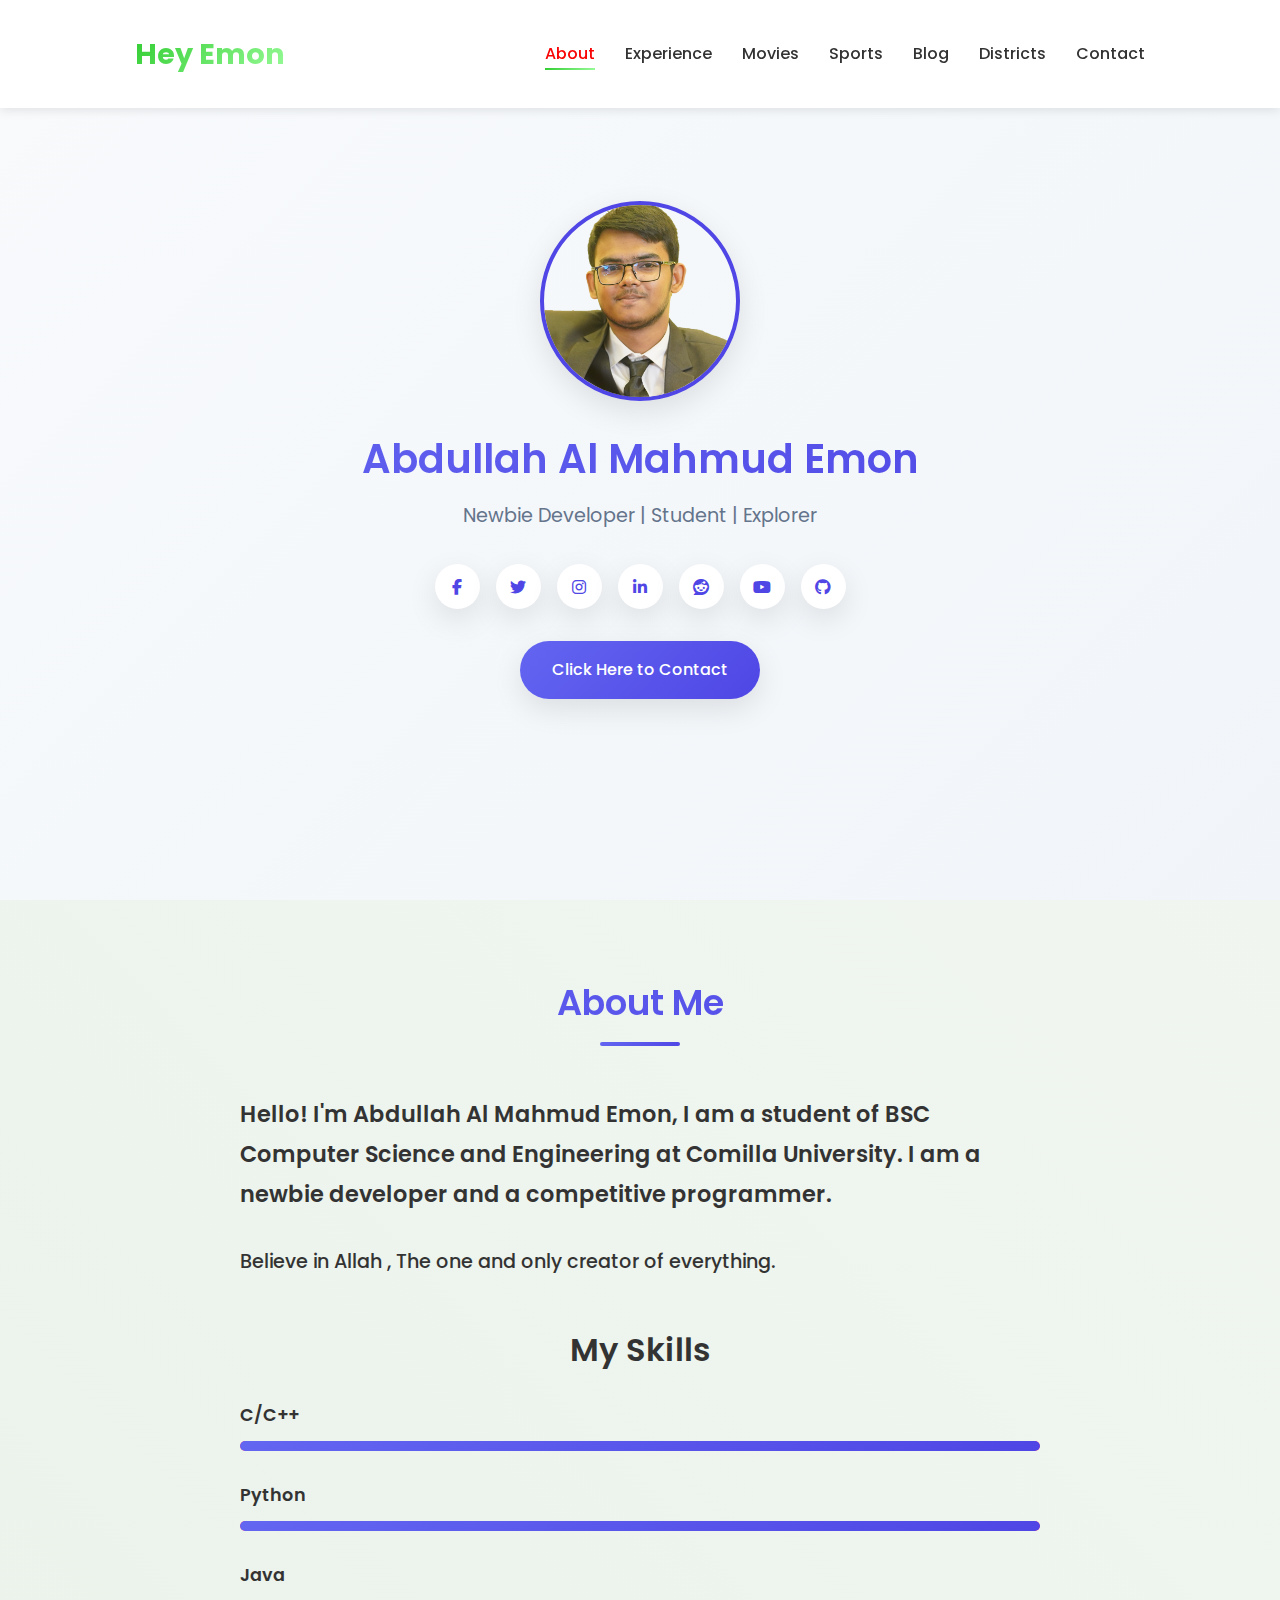
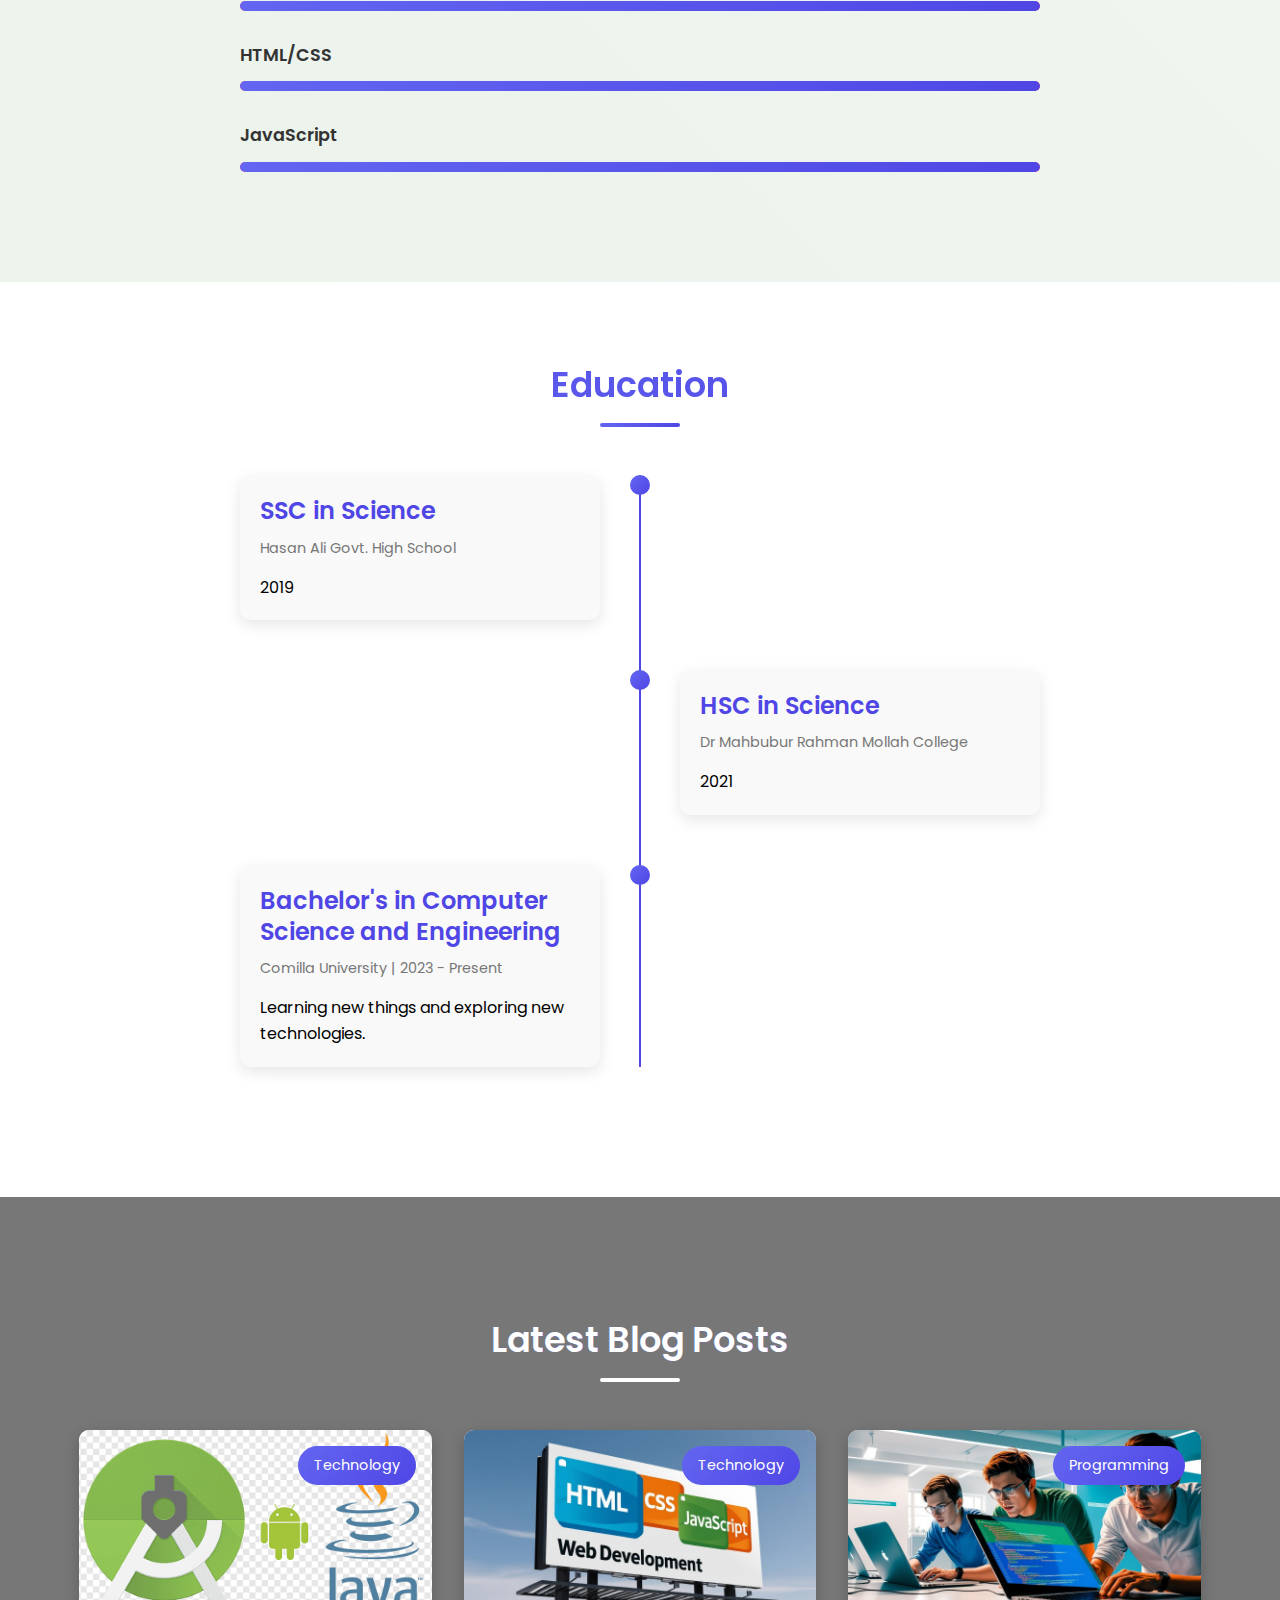
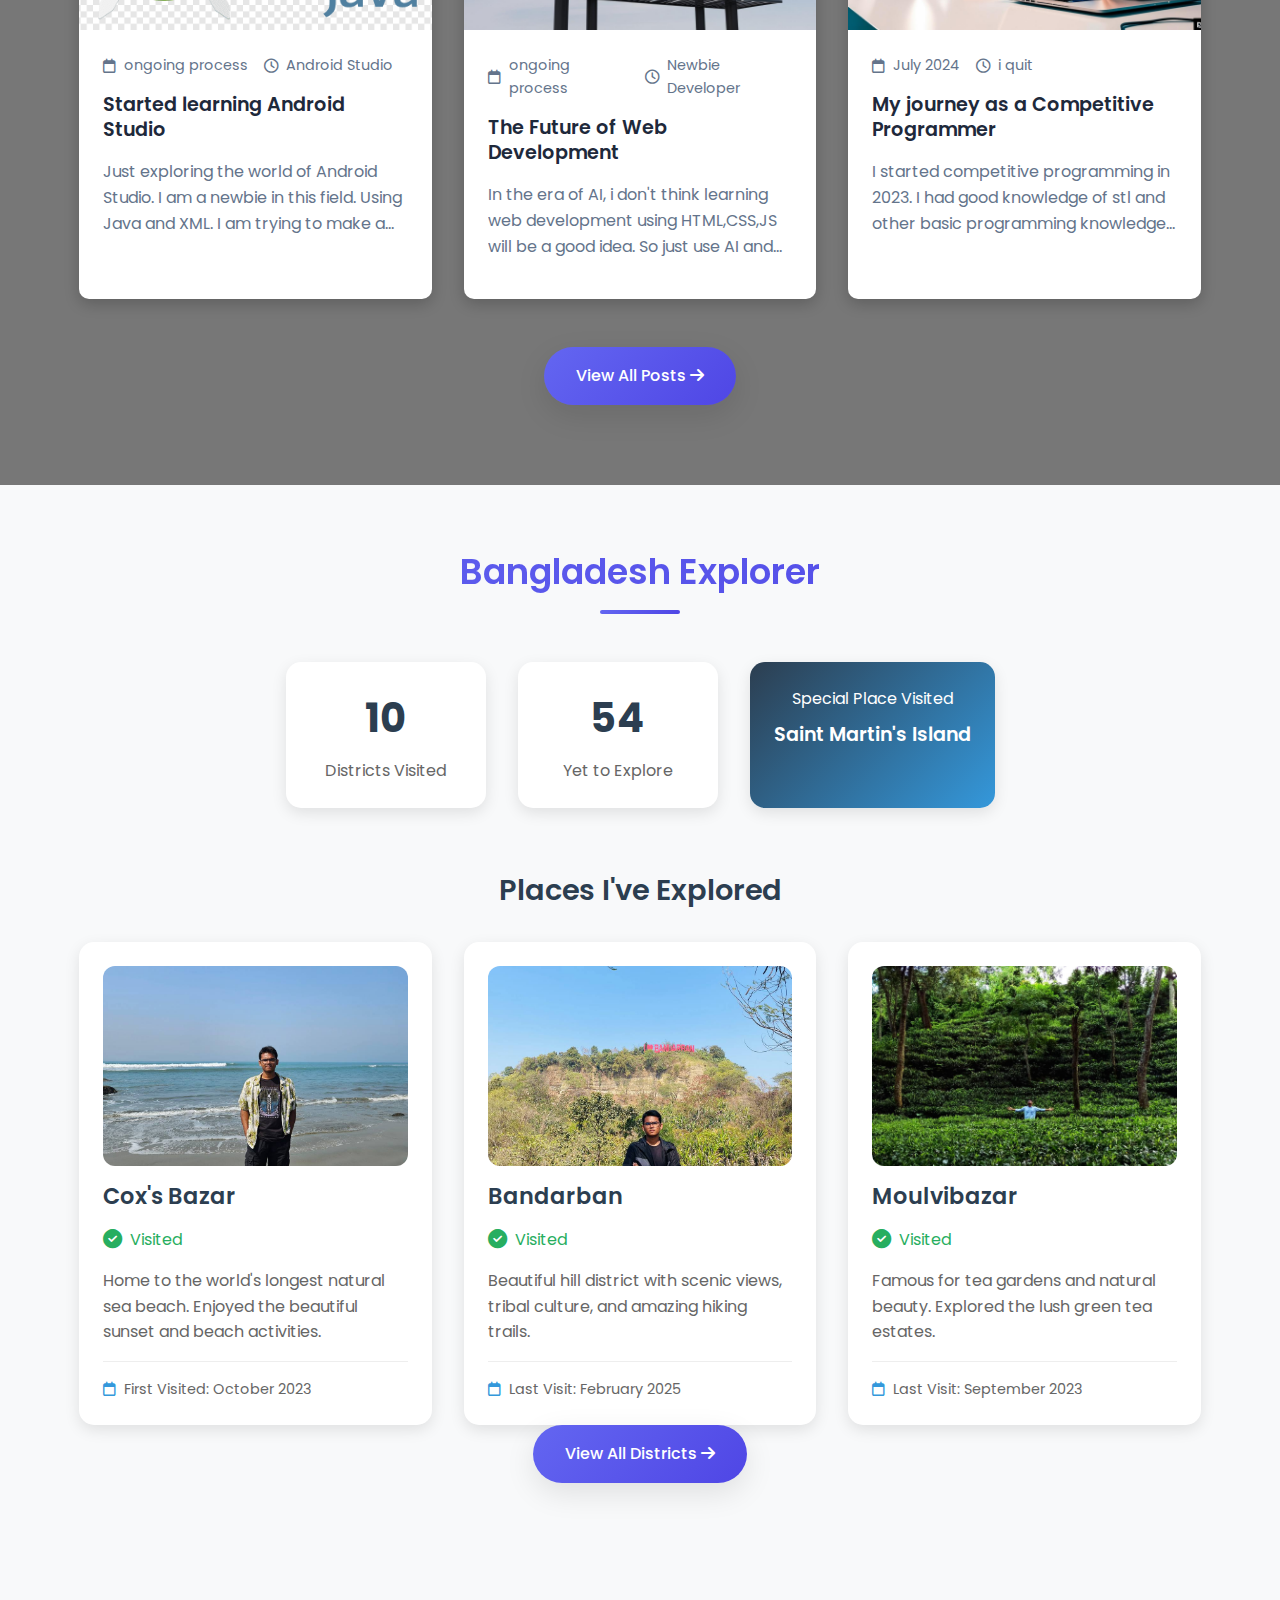
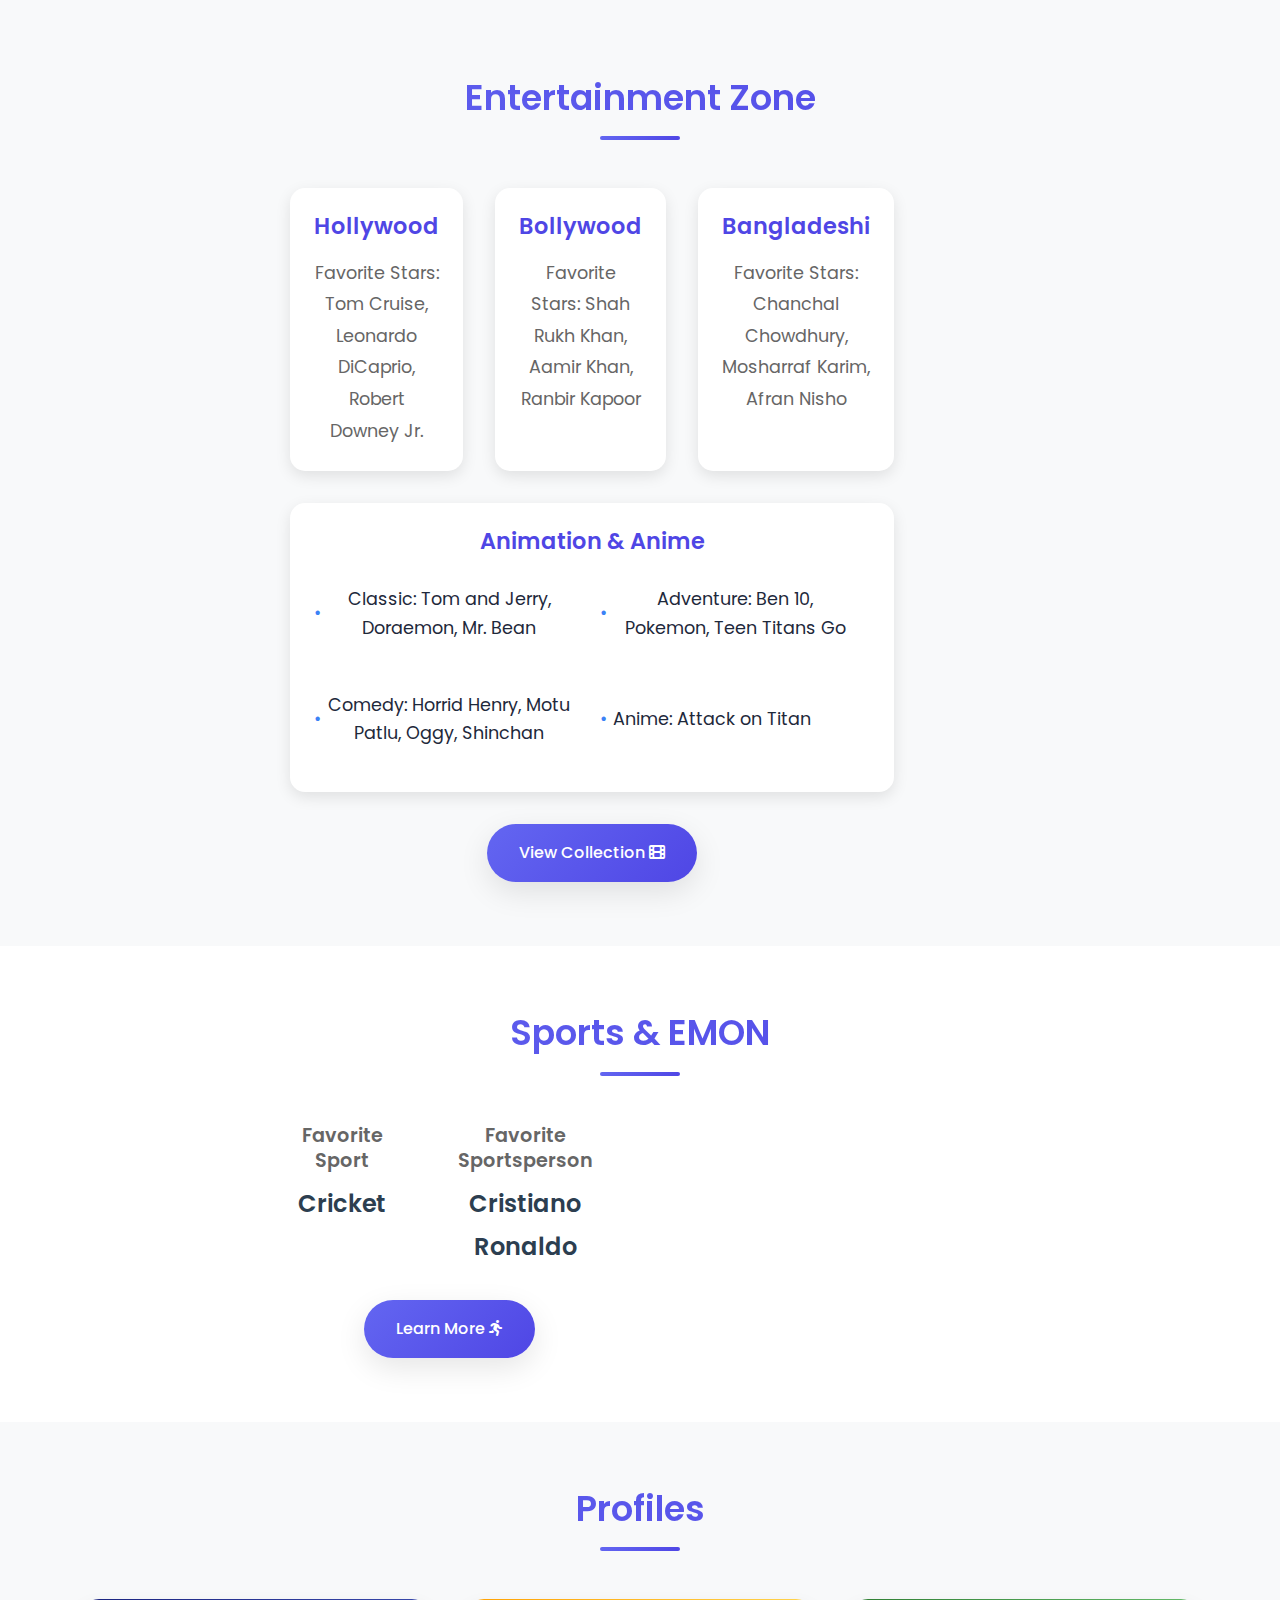
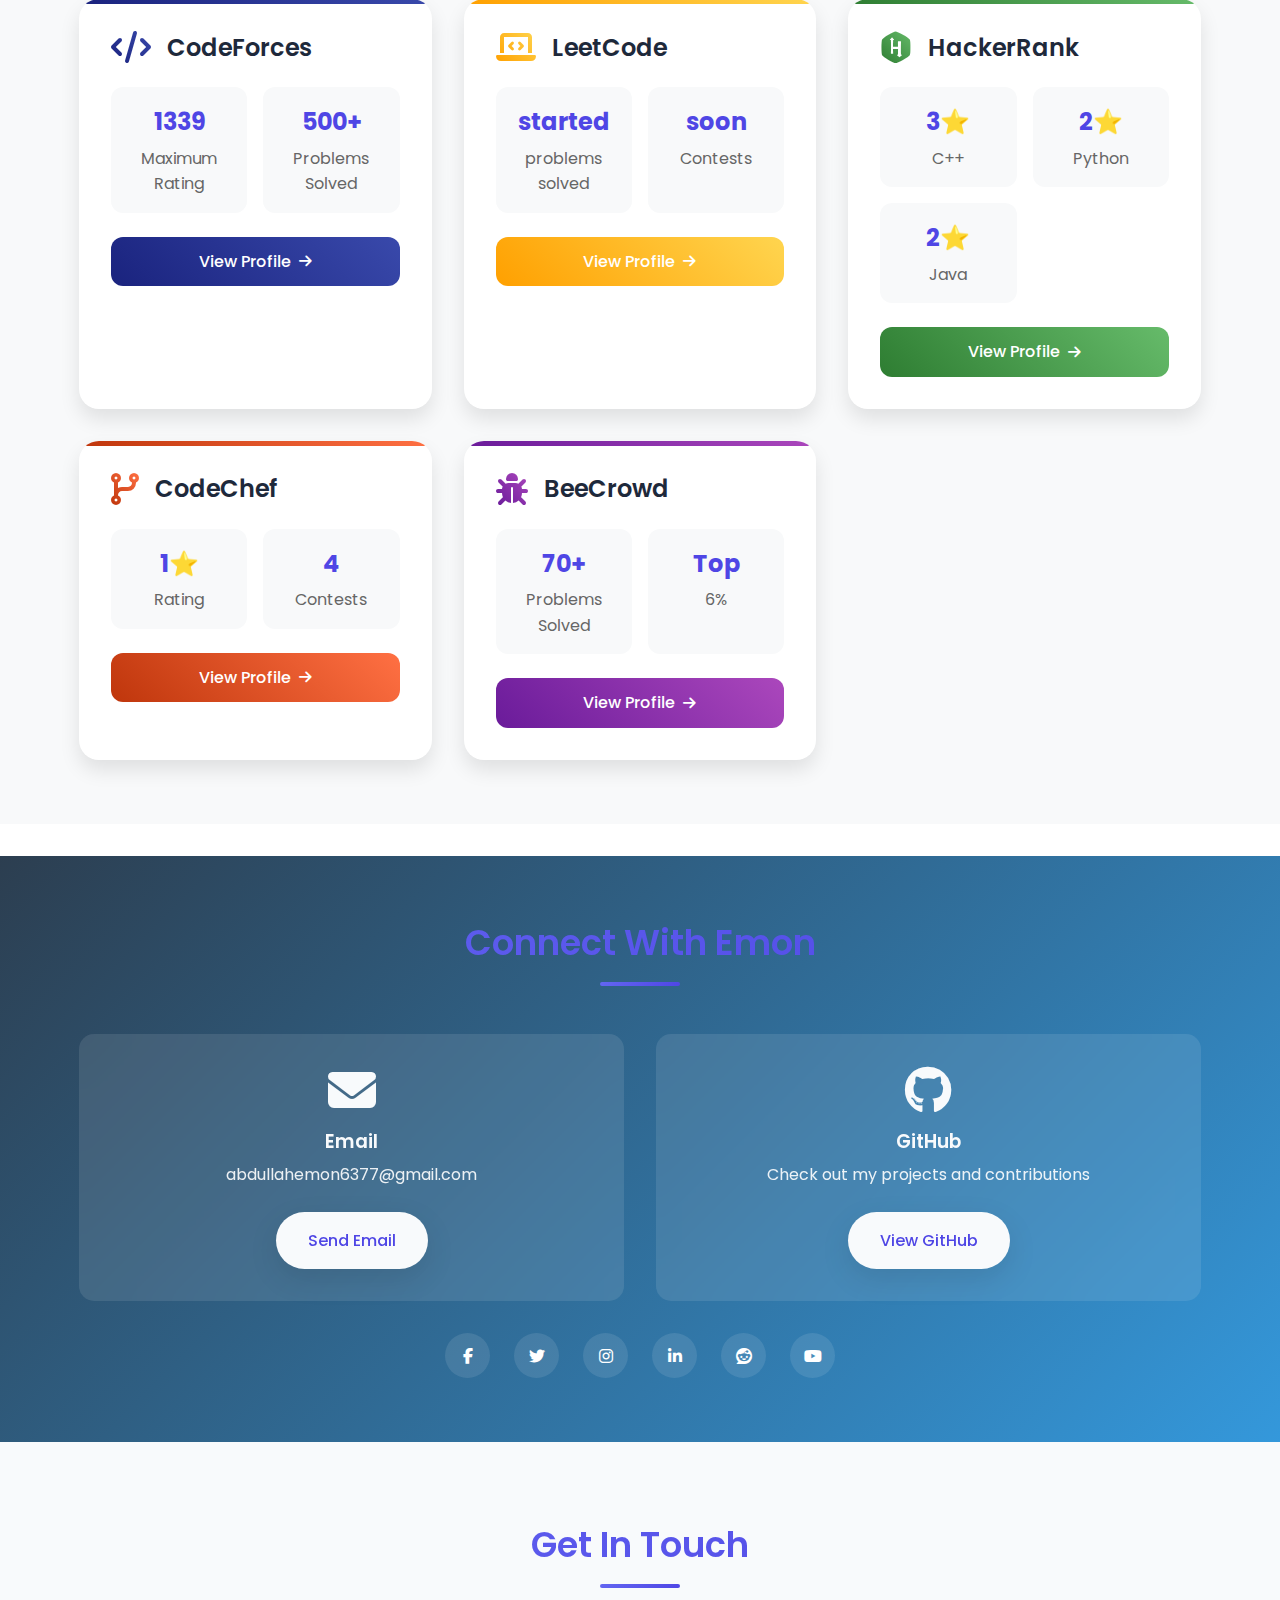
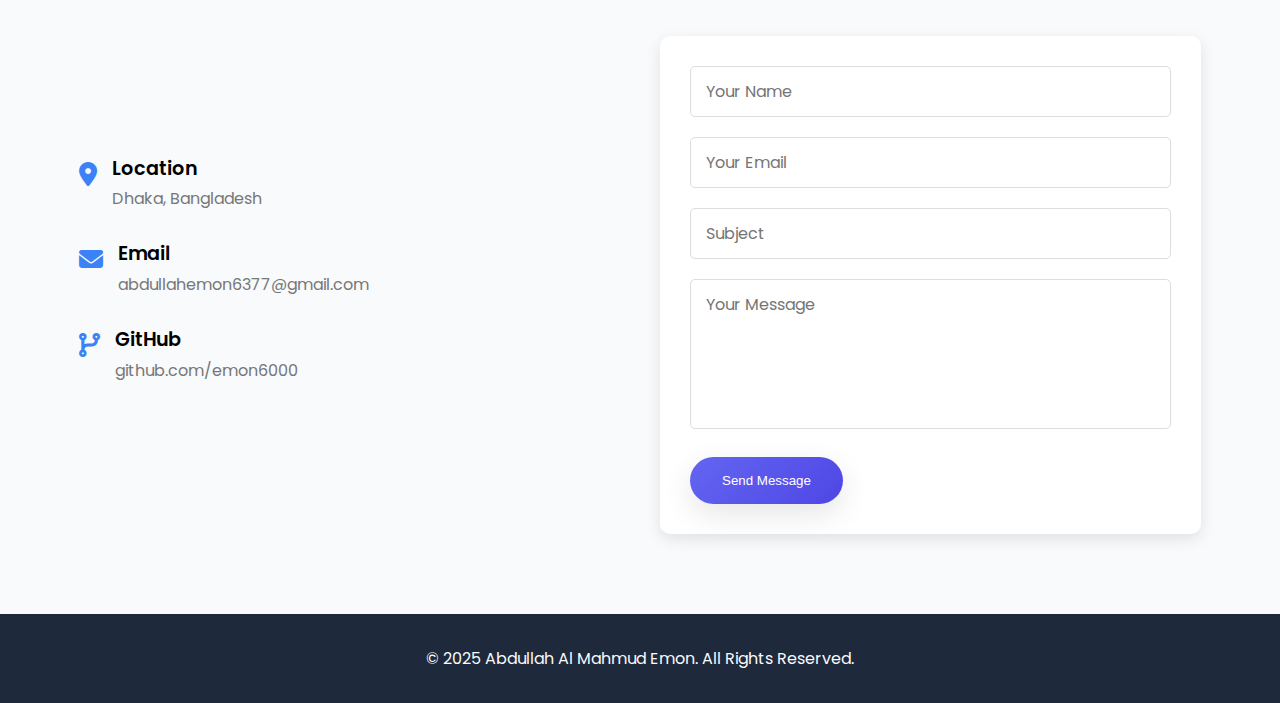
<file: index.html>
<!DOCTYPE html>
<html lang="en">
<head>
    <meta charset="UTF-8">
    <meta name="viewport" content="width=device-width, initial-scale=1.0">
    <title>aameofficial</title>
    <link rel="stylesheet" href="css/styles.css">
    <link rel="stylesheet" href="css/entertainment.css">
    <link rel="stylesheet" href="css/blog.css">
    <link rel="stylesheet" href="https://cdnjs.cloudflare.com/ajax/libs/font-awesome/6.4.0/css/all.min.css">
    <link href="https://fonts.googleapis.com/css2?family=Poppins:wght@300;400;500;600;700&display=swap" rel="stylesheet">
</head>
<body>
    <!-- Header -->
    <header class="header">
        <div class="container">
            <nav class="navbar">
                <div class="logo">
                    <a href="index.html">Hey Emon</a>
                </div>
                <ul class="nav-menu">
                    <li><a href="#about" class="active">About</a></li>
                    <li><a href="#experience">Experience</a></li>
                    <li><a href="movies.html">Movies</a></li>
                    <li><a href="sports.html">Sports</a></li>
                    <li><a href="#blog">Blog</a></li>
                    <li><a href="districts.html">Districts</a></li>
                    <li><a href="#contact">Contact</a></li>
                </ul>
                <div class="hamburger">
                    <span class="bar"></span>
                    <span class="bar"></span>
                    <span class="bar"></span>
                </div>
            </nav>
        </div>
    </header>

    <!-- Hero Section -->
    <section class="hero" id="about">
        <div class="container">
            <div class="profile-container">
                <div class="profile-photo">
                    <img src="images/profile.jpg" alt="Photo Of Abdullah Al Mahmud Emon">
                </div>
                <h1>Abdullah Al Mahmud Emon</h1>
                <p class="tagline">Newbie Developer | Student | Explorer</p>
                <div class="social-icons">
                    <a href="https://www.facebook.com/BEASTINTHEBANK01" target="_blank"><i class="fab fa-facebook-f"></i></a>
                    <a href="https://x.com/ABDEM0N" target="_blank"><i class="fab fa-twitter"></i></a>
                    <a href="https://www.instagram.com/emonthenoob/" target="_blank"><i class="fab fa-instagram"></i></a>
                    <a href="https://www.linkedin.com/in/abdullah-al-mahmud-emon-b654b7243/" target="_blank"><i class="fab fa-linkedin-in"></i></a>
                    <a href="https://www.reddit.com/user/ABDEM0N/" target="_blank"><i class="fab fa-reddit"></i></a>
                    <a href="https://www.youtube.com/channel/UCKANxNxY0M4nDFTpUIAX-LQ" target="_blank"><i class="fab fa-youtube"></i></a>
                    <a href="https://github.com/emon6000" target="_blank"><i class="fab fa-github"></i></a>
                </div>
                <a href="#contact" class="btn btn-primary">Click Here to Contact</a>
            </div>
        </div>
    </section>

    <!-- About Section -->
    <section class="about-section">
        <div class="container">
            <div class="about-content">
                <div class="section-header">
                    <h2>About Me</h2>
                    <div class="underline"></div>
                </div>
                <p>Hello! I'm Abdullah Al Mahmud Emon, I am a student of BSC Computer Science and Engineering at Comilla University. I am a newbie developer and a competitive programmer. </p>
                <p>Believe in Allah , The one and only creator of everything. </p>
                
                <div class="skills">
                    <h3>My Skills</h3>
                    <div class="skill-bars">
                        <div class="skill">
                            <div class="skill-name">C/C++</div>
                            <div class="skill-bar">
                                <div class="skill-per" per="60"></div>
                            </div>
                        </div>
                        <div class="skill">
                            <div class="skill-name">Python</div>
                            <div class="skill-bar">
                                <div class="skill-per" per="10"></div>
                            </div>
                        </div>
                        <div class="skill">
                            <div class="skill-name">Java</div>
                            <div class="skill-bar">
                                <div class="skill-per" per="20"></div>
                            </div>
                        </div>
                        <div class="skill">
                            <div class="skill-name">HTML/CSS</div>
                            <div class="skill-bar">
                                <div class="skill-per" per="50"></div>
                            </div>
                        </div>
                        <div class="skill">
                            <div class="skill-name">JavaScript</div>
                            <div class="skill-bar">
                                <div class="skill-per" per="5"></div>
                            </div>
                        </div>
                    </div>
                </div>
            </div>
        </div>
    </section>

    <!-- Experience Section -->
    <section class="experience-section" id="experience">
        <div class="container">
            <div class="section-header">
                <h2>Education</h2>
                <div class="underline"></div>
            </div>
            <div class="timeline">
                <div class="timeline-item">
                    <div class="timeline-dot"></div>
                    <div class="timeline-content">
                        <h3>SSC in Science</h3>
                        <span>Hasan Ali Govt. High School</span>
                        <p>2019</p>
                    </div>
                </div>
                <div class="timeline-item">
                    <div class="timeline-dot"></div>
                    <div class="timeline-content">
                        <h3>HSC in Science</h3>
                        <span>Dr Mahbubur Rahman Mollah College</span>
                        <p>2021</p>
                    </div>
                </div>
                <div class="timeline-item">
                    <div class="timeline-dot"></div>
                    <div class="timeline-content">
                        <h3>Bachelor's in Computer Science and Engineering</h3>
                        <span>Comilla University | 2023 - Present</span>
                        <p>Learning new things and exploring new technologies.</p>
                    </div>
                </div>
            </div>
        </div>
    </section>

    <!-- Blog Section -->
    <section id="blog" class="blog-section">
        <div class="container">
            <div class="section-header">
                <h2>Latest Blog Posts</h2>
                <div class="underline"></div>
            </div>
            <div class="blog-posts">
                <!-- Tech Blog Post -->
                <article class="blog-card" data-category="tech">
                    <div class="blog-image">
                        <img src="images/blog/android.png" alt="Application Development">
                        <div class="blog-category">Technology</div>
                    </div>
                    <div class="blog-content">
                        <div class="blog-meta">
                            <span><i class="far fa-calendar"></i> ongoing process</span>
                            <span><i class="far fa-clock"></i> Android Studio</span>
                        </div>
                        <h3>Started learning Android Studio</h3>
                        <p>Just exploring the world of Android Studio. I am a newbie in this field. Using Java and XML. I am trying to make a simple app.</p>
                    </div>
                </article>

                <article class="blog-card" data-category="tech">
                    <div class="blog-image">
                        <img src="images/blog/webdev.jpg" alt="Web Development">
                        <div class="blog-category">Technology</div>
                    </div>
                    <div class="blog-content">
                        <div class="blog-meta">
                            <span><i class="far fa-calendar"></i> ongoing process</span>
                            <span><i class="far fa-clock"></i> Newbie Developer</span>
                        </div>
                        <h3>The Future of Web Development</h3>
                        <p>In the era of AI, i don't think learning web development using HTML,CSS,JS will be a good idea. So just use AI and your imagination and creativity to create a website.</p>
                    </div>
                </article>

                <!-- Personal Blog Post -->
                <article class="blog-card" data-category="programming">
                    <div class="blog-image">
                        <img src="images/blog/cp.jpg" alt="Competitive Programming">
                        <div class="blog-category">Programming</div>
                    </div>
                    <div class="blog-content">
                        <div class="blog-meta">
                            <span><i class="far fa-calendar"></i> July 2024</span>
                            <span><i class="far fa-clock"></i> i quit</span>
                        </div>
                        <h3>My journey as a Competitive Programmer</h3>
                        <p>I started competitive programming in 2023. I had good knowledge of stl and other basic programming knowledge. But one day i thought CP is not for me & so i quit it.</p>
                    </div>
                </article>
            </div>
            <div class="center-btn">
                <a href="blog.html" class="btn btn-primary">View All Posts <i class="fas fa-arrow-right"></i></a>
            </div>
        </div>
    </section>

    <!-- Bangladesh Explorer Section -->
    <section class="explorer-section" id="explorer">
        <div class="container">
            <div class="section-header">
                <h2>Bangladesh Explorer</h2>
                <div class="underline"></div>
            </div>
            <div class="explorer-stats">
                <div class="stat-item">
                    <span class="stat-number">10</span>
                    <span class="stat-label">Districts Visited</span>
                </div>
                <div class="stat-item">
                    <span class="stat-number">54</span>
                    <span class="stat-label">Yet to Explore</span>
                </div>
                <div class="stat-item special">
                    <span class="stat-label">Special Place Visited</span>
                    <span class="stat-text">Saint Martin's Island</span>
                </div>
            </div>
            <div class="visited-districts">
                <h3>Places I've Explored</h3>
                <div class="districts-grid preview">
                    <div class="district-card">
                        <div class="district-image">
                            <img src="images/district/coxs.png" alt="Cox's Bazar Beach">
                        </div>
                        <h4>Cox's Bazar</h4>
                        <p class="status visited"><i class="fas fa-check-circle"></i> Visited</p>
                        <p class="description">Home to the world's longest natural sea beach. Enjoyed the beautiful sunset and beach activities.</p>
                        <div class="visit-date">
                            <i class="far fa-calendar"></i>
                            <span>First Visited: October 2023</span>
                        </div>
                    </div>

                    <div class="district-card">
                        <div class="district-image">
                            <img src="images/district/bandarbhan.png" alt="Bandarban Hills">
                        </div>
                        <h4>Bandarban</h4>
                        <p class="status visited"><i class="fas fa-check-circle"></i> Visited</p>
                        <p class="description">Beautiful hill district with scenic views, tribal culture, and amazing hiking trails.</p>
                        <div class="visit-date">
                            <i class="far fa-calendar"></i>
                            <span>Last Visit: February 2025</span>
                        </div>
                    </div>

                    <div class="district-card">
                        <div class="district-image">
                            <img src="images/district/sri.png" alt="Moulvibazar Tea Gardens">
                        </div>
                        <h4>Moulvibazar</h4>
                        <p class="status visited"><i class="fas fa-check-circle"></i> Visited</p>
                        <p class="description">Famous for tea gardens and natural beauty. Explored the lush green tea estates.</p>
                        <div class="visit-date">
                            <i class="far fa-calendar"></i>
                            <span>Last Visit: September 2023</span>
                        </div>
                    </div>
                </div>
                <div class="center-btn">
                    <a href="districts.html" class="btn btn-primary">View All Districts <i class="fas fa-arrow-right"></i></a>
                </div>
            </div>
        </div>
    </section>

    <!-- Movies Section -->
    <section class="entertainment-section" id="movies">
        <div class="container">
            <div class="section-header">
                <h2>Entertainment Zone</h2>
                <div class="underline"></div>
            </div>
            <div class="entertainment-content text-center">
                <div class="entertainment-text">
                    <div class="movie-categories">
                        <div class="category-item">
                            <h3>Hollywood</h3>
                            <p>Favorite Stars: Tom Cruise, Leonardo DiCaprio, Robert Downey Jr.</p>
                        </div>
                        <div class="category-item">
                            <h3>Bollywood</h3>
                            <p>Favorite Stars: Shah Rukh Khan, Aamir Khan, Ranbir Kapoor</p>
                        </div>
                        <div class="category-item">
                            <h3>Bangladeshi</h3>
                            <p>Favorite Stars: Chanchal Chowdhury, Mosharraf Karim, Afran Nisho</p>
                        </div>
                        <div class="category-item animation">
                            <h3>Animation & Anime</h3>
                            <ul class="animation-list">
                                <li>Classic: Tom and Jerry, Doraemon, Mr. Bean</li>
                                <li>Adventure: Ben 10, Pokemon, Teen Titans Go</li>
                                <li>Comedy: Horrid Henry, Motu Patlu, Oggy, Shinchan</li>
                                <li>Anime: Attack on Titan</li>
                            </ul>
                        </div>
                    </div>
                    <a href="movies.html" class="btn btn-primary">View Collection <i class="fas fa-film"></i></a>
                </div>
            </div>
        </div>
    </section>

    <!-- Sports Section -->
    <section class="entertainment-section" id="sports">
        <div class="container">
            <div class="section-header">
                <h2>Sports & EMON</h2>
                <div class="underline"></div>
            </div>
            <div class="entertainment-content text-center">
                <div class="entertainment-text">
                    <div class="sports-favorites">
                        <div class="favorite-item">
                            <h3>Favorite Sport</h3>
                            <p>Cricket</p>
                        </div>
                        <div class="favorite-item">
                            <h3>Favorite Sportsperson</h3>
                            <p>Cristiano Ronaldo</p>
                        </div>
                    </div>
                    <a href="sports.html" class="btn btn-primary">Learn More <i class="fas fa-running"></i></a>
                </div>
            </div>
        </div>
    </section>

    <!-- Coding Profiles Section -->
    <section class="coding-profiles-section">
        <div class="container">
            <div class="section-header">
                <h2>Profiles</h2>
                <div class="underline"></div>
            </div>
            <div class="profiles-grid">
                <div class="profile-card codeforces">
                    <div class="card-header">
                        <i class="fas fa-code"></i>
                        <h3>CodeForces</h3>
                    </div>
                    <div class="card-stats">
                        <div class="stat">
                            <span class="stat-value">1339</span>
                            <span class="stat-label">Maximum Rating</span>
                        </div>
                        <div class="stat">
                            <span class="stat-value">500+</span>
                            <span class="stat-label">Problems Solved</span>
                        </div>
                    </div>
                    <a href="https://codeforces.com/profile/ABDEM0N6377" target="_blank" class="profile-link">
                        <span>View Profile</span>
                        <i class="fas fa-arrow-right"></i>
                    </a>
                </div>

                <div class="profile-card leetcode">
                    <div class="card-header">
                        <i class="fas fa-laptop-code"></i>
                        <h3>LeetCode</h3>
                    </div>
                    <div class="card-stats">
                        <div class="stat">
                            <span class="stat-value">started</span>
                            <span class="stat-label">problems solved</span>
                        </div>
                        <div class="stat">
                            <span class="stat-value">soon</span>
                            <span class="stat-label">Contests</span>
                        </div>
                    </div>
                    <a href="https://leetcode.com/u/abdullahemon6377" target="_blank" class="profile-link">
                        <span>View Profile</span>
                        <i class="fas fa-arrow-right"></i>
                    </a>
                </div>

                <div class="profile-card hackerrank">
                    <div class="card-header">
                        <i class="fab fa-hackerrank"></i>
                        <h3>HackerRank</h3>
                    </div>
                    <div class="card-stats">
                        <div class="stat">
                            <span class="stat-value">3⭐</span>
                            <span class="stat-label">C++</span>
                        </div>
                        <div class="stat">
                            <span class="stat-value">2⭐</span>
                            <span class="stat-label">Python</span>
                        </div>
                        <div class="stat">
                            <span class="stat-value">2⭐</span>
                            <span class="stat-label">Java</span>
                        </div>
                    </div>
                    <a href="https://www.hackerrank.com/profile/abdullahemon6377" target="_blank" class="profile-link">
                        <span>View Profile</span>
                        <i class="fas fa-arrow-right"></i>
                    </a>
                </div>

                <div class="profile-card codechef">
                    <div class="card-header">
                        <i class="fas fa-code-branch"></i>
                        <h3>CodeChef</h3>
                    </div>
                    <div class="card-stats">
                        <div class="stat">
                            <span class="stat-value">1⭐</span>
                            <span class="stat-label">Rating</span>
                        </div>
                        <div class="stat">
                            <span class="stat-value">4</span>
                            <span class="stat-label">Contests</span>
                        </div>
                    </div>
                    <a href="https://www.codechef.com/users/emon6377" target="_blank" class="profile-link">
                        <span>View Profile</span>
                        <i class="fas fa-arrow-right"></i>
                    </a>
                </div>

                <div class="profile-card beecrowd">
                    <div class="card-header">
                        <i class="fas fa-bug"></i>
                        <h3>BeeCrowd</h3>
                    </div>
                    <div class="card-stats">
                        <div class="stat">
                            <span class="stat-value">70+</span>
                            <span class="stat-label">Problems Solved</span>
                        </div>
                        <div class="stat">
                            <span class="stat-value">Top</span>
                            <span class="stat-label">6%</span>
                        </div>
                    </div>
                    <a href="https://www.beecrowd.com.br/judge/en/profile/820190" target="_blank" class="profile-link">
                        <span>View Profile</span>
                        <i class="fas fa-arrow-right"></i>
                    </a>
                </div>
            </div>
        </div>
    </section>

    <!-- Connect With Me Section -->
    <section class="connect-section" id="connect">
        <div class="container">
            <div class="section-header">
                <h2>Connect With Emon</h2>
                <div class="underline"></div>
            </div>
            <div class="connect-grid">
                <div class="connect-card">
                    <i class="fas fa-envelope"></i>
                    <h3>Email</h3>
                    <p>abdullahemon6377@gmail.com</p>
                    <a href="mailto:abdullahemon6377@gmail.com" class="btn btn-primary">Send Email</a>
                </div>
                <div class="connect-card">
                    <i class="fab fa-github"></i>
                    <h3>GitHub</h3>
                    <p>Check out my projects and contributions</p>
                    <a href="https://github.com/emon6000" target="_blank" class="btn btn-primary">View GitHub</a>
                </div>
            </div>
            <div class="social-links">
                <a href="https://www.facebook.com/BEASTINTHEBANK01" target="_blank"><i class="fab fa-facebook-f"></i></a>
                <a href="https://x.com/ABDEM0N" target="_blank"><i class="fab fa-twitter"></i></a>
                <a href="https://www.instagram.com/emonthenoob/" target="_blank"><i class="fab fa-instagram"></i></a>
                <a href="https://www.linkedin.com/in/abdullah-al-mahmud-emon-b654b7243/" target="_blank"><i class="fab fa-linkedin-in"></i></a>
                <a href="https://www.reddit.com/user/ABDEM0N/" target="_blank"><i class="fab fa-reddit"></i></a>
                <a href="https://www.youtube.com/channel/UCKANxNxY0M4nDFTpUIAX-LQ" target="_blank"><i class="fab fa-youtube"></i></a>
            </div>
        </div>
    </section>

    <!-- Contact Section -->
    <section class="contact-section" id="contact">
        <div class="container">
            <div class="section-header">
                <h2>Get In Touch</h2>
                <div class="underline"></div>
            </div>
            <div class="contact-content">
                <div class="contact-info">
                    <div class="contact-item">
                        <i class="fas fa-map-marker-alt"></i>
                        <div>
                            <h3>Location</h3>
                            <p>Dhaka, Bangladesh</p>
                        </div>
                    </div>
                    <div class="contact-item">
                        <i class="fas fa-envelope"></i>
                        <div>
                            <h3>Email</h3>
                            <p>abdullahemon6377@gmail.com</p>
                        </div>
                    </div>
                    <div class="contact-item">
                        <i class="fas fa-code-branch"></i>
                        <div>
                            <h3>GitHub</h3>
                            <p>github.com/emon6000</p>
                        </div>
                    </div>
                </div>
                <div class="contact-form">
                    <form id="contactForm">
                        <div class="form-group">
                            <input type="text" id="name" placeholder="Your Name" required>
                        </div>
                        <div class="form-group">
                            <input type="email" id="email" placeholder="Your Email" required>
                        </div>
                        <div class="form-group">
                            <input type="text" id="subject" placeholder="Subject" required>
                        </div>
                        <div class="form-group">
                            <textarea id="message" placeholder="Your Message" required></textarea>
                        </div>
                        <button type="submit" class="btn btn-primary">Send Message</button>
                    </form>
                </div>
            </div>
        </div>
    </section>

    <!-- Footer -->
    <footer class="footer">
        <div class="container">
            <p>&copy; 2025 Abdullah Al Mahmud Emon. All Rights Reserved.</p>
        </div>
    </footer>

    <!-- Modal for Gallery Images -->
    <div class="modal" id="imageModal">
        <span class="close-modal">&times;</span>
        <img class="modal-content" id="modalImage">
    </div>

    <script src="js/script.js"></script>
</body>
</html>
</file>
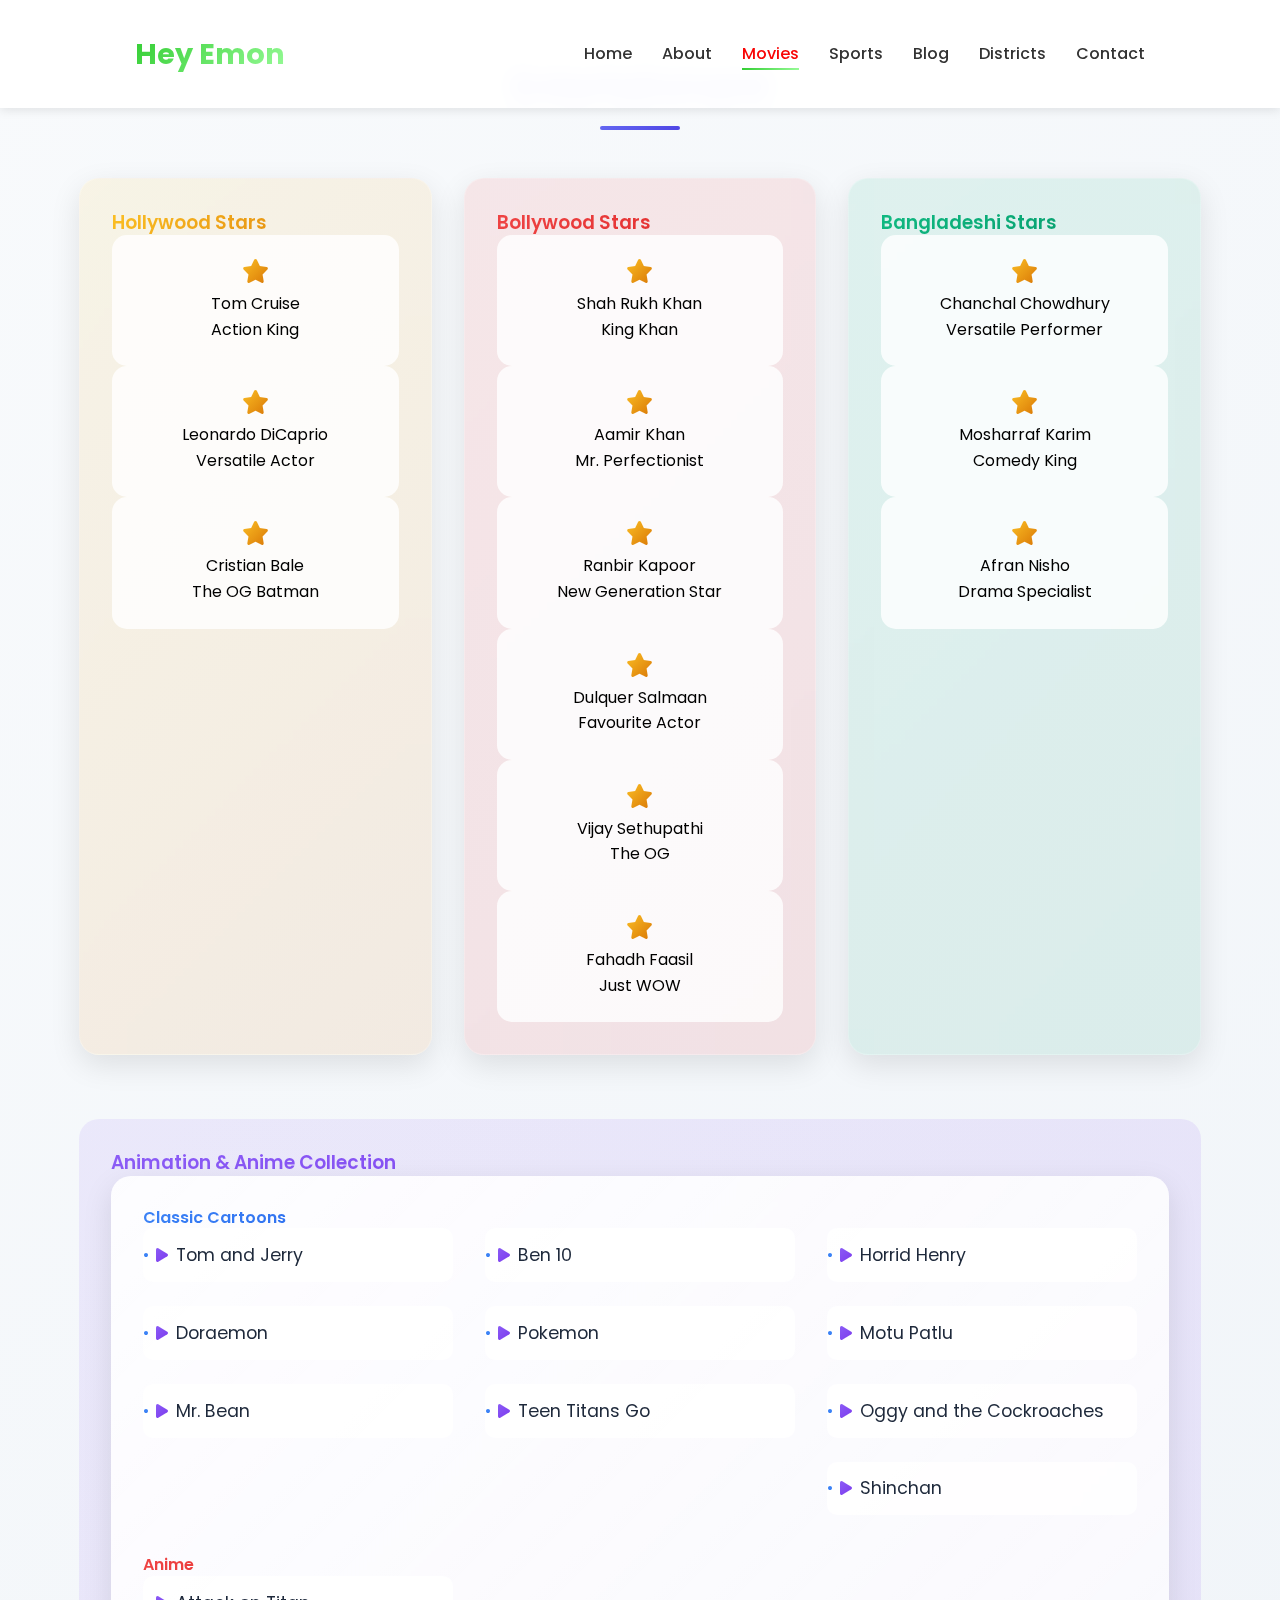
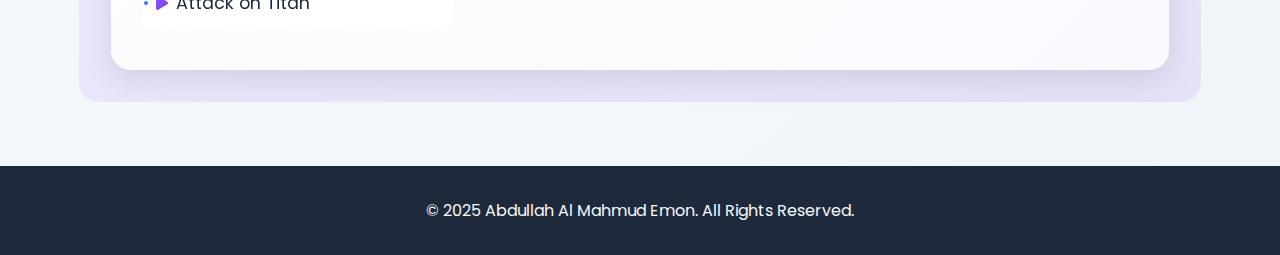
<file: movies.html>
<!DOCTYPE html>
<html lang="en">
<head>
    <meta charset="UTF-8">
    <meta name="viewport" content="width=device-width, initial-scale=1.0">
    <title>Movies</title>
    <link rel="stylesheet" href="css/styles.css">
    <link rel="stylesheet" href="css/entertainment.css">
    <link rel="stylesheet" href="https://cdnjs.cloudflare.com/ajax/libs/font-awesome/6.4.0/css/all.min.css">
    <link href="https://fonts.googleapis.com/css2?family=Poppins:wght@300;400;500;600;700&display=swap" rel="stylesheet">
</head>
<body>
    <!-- Header -->
    <header class="header">
        <div class="container">
            <nav class="navbar">
                <div class="logo">
                    <a href="index.html">Hey Emon</a>
                </div>
                <ul class="nav-menu">
                    <li><a href="index.html">Home</a></li>
                    <li><a href="index.html#about">About</a></li>
                    <li><a href="#" class="active">Movies</a></li>
                    <li><a href="sports.html">Sports</a></li>
                    <li><a href="index.html#blog">Blog</a></li>
                    <li><a href="districts.html">Districts</a></li>
                    <li><a href="index.html#contact">Contact</a></li>
                </ul>
                <div class="hamburger">
                    <span class="bar"></span>
                    <span class="bar"></span>
                    <span class="bar"></span>
                </div>
            </nav>
        </div>
    </header>

    <!-- Movie Collection Section -->
    <section class="movie-collection-section">
        <div class="container">
            <div class="section-header">
                <h2 class="gradient-text">Entertainment</h2>
                <div class="underline"></div>
            </div>

            <!-- Industry Categories -->
            <div class="industry-categories">
                <!-- Hollywood Section -->
                <div class="industry-card hollywood">
                    <h3 class="gradient-text-gold">Hollywood Stars</h3>
                    <div class="stars-grid">
                        <div class="star-item">
                            <i class="fas fa-star"></i>
                            <p>Tom Cruise</p>
                            <span>Action King</span>
                        </div>
                        <div class="star-item">
                            <i class="fas fa-star"></i>
                            <p>Leonardo DiCaprio</p>
                            <span>Versatile Actor</span>
                        </div>
                        <div class="star-item">
                            <i class="fas fa-star"></i>
                            <p>Cristian Bale</p>
                            <span>The OG Batman</span>
                        </div>
                    </div>
                </div>

                <!-- Bollywood Section -->
                <div class="industry-card bollywood">
                    <h3 class="gradient-text-red">Bollywood Stars</h3>
                    <div class="stars-grid">
                        <div class="star-item">
                            <i class="fas fa-star"></i>
                            <p>Shah Rukh Khan</p>
                            <span>King Khan</span>
                        </div>
                        <div class="star-item">
                            <i class="fas fa-star"></i>
                            <p>Aamir Khan</p>
                            <span>Mr. Perfectionist</span>
                        </div>
                        <div class="star-item">
                            <i class="fas fa-star"></i>
                            <p>Ranbir Kapoor</p>
                            <span>New Generation Star</span>
                        </div>
                        <div class="star-item">
                            <i class="fas fa-star"></i>
                            <p>Dulquer Salmaan</p>
                            <span>Favourite Actor</span>
                        </div>
                        <div class="star-item">
                            <i class="fas fa-star"></i>
                            <p>Vijay Sethupathi</p>
                            <span>The OG</span>
                        </div>
                        <div class="star-item">
                            <i class="fas fa-star"></i>
                            <p>Fahadh Faasil</p>
                            <span>Just WOW</span>
                        </div>
                    </div>
                </div>

                <!-- Bangladeshi Section -->
                <div class="industry-card bangladeshi">
                    <h3 class="gradient-text-green">Bangladeshi Stars</h3>
                    <div class="stars-grid">
                        <div class="star-item">
                            <i class="fas fa-star"></i>
                            <p>Chanchal Chowdhury</p>
                            <span>Versatile Performer</span>
                        </div>
                        <div class="star-item">
                            <i class="fas fa-star"></i>
                            <p>Mosharraf Karim</p>
                            <span>Comedy King</span>
                        </div>
                        <div class="star-item">
                            <i class="fas fa-star"></i>
                            <p>Afran Nisho</p>
                            <span>Drama Specialist</span>
                        </div>
                    </div>
                </div>
            </div>

            <!-- Animation Section -->
            <div class="animation-section">
                <h3 class="gradient-text-purple">Animation & Anime Collection</h3>
                <div class="animation-categories">
                    <div class="animation-category">
                        <h4 class="gradient-text-blue">Classic Cartoons</h4>
                        <ul class="animation-list">
                            <li><i class="fas fa-play"></i> Tom and Jerry</li>
                            <li><i class="fas fa-play"></i> Doraemon</li>
                            <li><i class="fas fa-play"></i> Mr. Bean</li>
                        </ul>
                    </div>
                    <div class="animation-category">
                        <h4 class="gradient-text-orange">Adventure Series</h4>
                        <ul class="animation-list">
                            <li><i class="fas fa-play"></i> Ben 10</li>
                            <li><i class="fas fa-play"></i> Pokemon</li>
                            <li><i class="fas fa-play"></i> Teen Titans Go</li>
                        </ul>
                    </div>
                    <div class="animation-category">
                        <h4 class="gradient-text-pink">Comedy Shows</h4>
                        <ul class="animation-list">
                            <li><i class="fas fa-play"></i> Horrid Henry</li>
                            <li><i class="fas fa-play"></i> Motu Patlu</li>
                            <li><i class="fas fa-play"></i> Oggy and the Cockroaches</li>
                            <li><i class="fas fa-play"></i> Shinchan</li>
                        </ul>
                    </div>
                    <div class="animation-category">
                        <h4 class="gradient-text-red">Anime</h4>
                        <ul class="animation-list">
                            <li><i class="fas fa-play"></i> Attack on Titan</li>
                        </ul>
                    </div>
                </div>
            </div>
        </div>
    </section>

    <!-- Footer -->
    <footer class="footer">
        <div class="container">
            <p>&copy; 2025 Abdullah Al Mahmud Emon. All Rights Reserved.</p>
        </div>
    </footer>

    <script src="js/script.js"></script>
</body>
</html>
</file>
<file: css/styles.css>
/* ===== GENERAL STYLES ===== */
:root {
    --primary-gradient: linear-gradient(135deg, #6366f1, #4f46e5);
    --secondary-gradient: linear-gradient(135deg, #ec4899, #f43f5e);
    --accent-gradient: linear-gradient(135deg, #3b82f6, #2563eb);
    --success-gradient: linear-gradient(135deg, #22c55e, #16a34a);
    --warning-gradient: linear-gradient(135deg, #f59e0b, #d97706);
    --info-gradient: linear-gradient(135deg, #06b6d4, #0891b2);
    
    --primary-color: #4f46e5;
    --secondary-color: #ec4899;
    --accent-color: #3b82f6;
    --success-color: #22c55e;
    --warning-color: #f59e0b;
    --info-color: #06b6d4;
    
    --text-dark: #1e293b;
    --text-light: #f8fafc;
    --text-muted: #64748b;
    
    --bg-light: #f8fafc;
    --bg-dark: #1e293b;
    --bg-gradient: linear-gradient(135deg, #f8fafc, #f1f5f9);
    
    --box-shadow: 0 10px 30px rgba(0, 0, 0, 0.1);
    --box-shadow-hover: 0 20px 40px rgba(0, 0, 0, 0.15);
    
    --light-text: #777;
    --dark-bg: #2c3e50;
    --light-bg: #f9f9f9;
    --white: #ffffff;
    --shadow: 0 5px 15px rgba(0, 0, 0, 0.1);
    --transition: all 0.3s ease;
}

* {
    margin: 0;
    padding: 0;
    box-sizing: border-box;
}

html {
    scroll-behavior: smooth;
}

body {
    font-family: 'Poppins', sans-serif;
    line-height: 1.6;
    color: var(--text-color);
    background-color: var(--white);
}

.container {
    width: 90%;
    max-width: 1200px;
    margin: 0 auto;
    padding: 0 15px;
}

section {
    padding: 80px 0;
}

h1, h2, h3, h4 {
    font-weight: 600;
    line-height: 1.3;
}

a {
    text-decoration: none;
    color: var(--primary-color);
    transition: var(--transition);
}

a:hover {
    color: var(--accent-color);
}

img {
    max-width: 100%;
    height: auto;
}

.btn {
    display: inline-block;
    padding: 12px 30px;
    border-radius: 50px;
    font-weight: 500;
    text-align: center;
    cursor: pointer;
    transition: var(--transition);
    border: none;
}

.btn-primary {
    background: var(--primary-gradient);
    color: white;
    padding: 1rem 2rem;
    border-radius: 50px;
    text-decoration: none;
    font-weight: 500;
    transition: all 0.3s ease;
    box-shadow: var(--box-shadow);
}

.btn-primary:hover {
    transform: translateY(-3px);
    box-shadow: var(--box-shadow-hover);
}

.btn-secondary {
    background-color: var(--secondary-color);
    color: var(--text-color);
}

.btn-secondary:hover {
    background-color: var(--primary-color);
    color: var(--white);
}

.section-header {
    text-align: center;
    margin-bottom: 3rem;
}

.section-header h2 {
    background: var(--primary-gradient);
    -webkit-background-clip: text;
    background-clip: text;
    -webkit-text-fill-color: transparent;
    font-size: 2.2rem;
    margin-bottom: 1rem;
}

.underline {
    width: 80px;
    height: 4px;
    background: var(--primary-gradient);
    margin: 0 auto;
    border-radius: 2px;
}

/* ===== HEADER STYLES ===== */
.header {
    position: fixed;
    top: 0;
    left: 0;
    width: 100%;
    background: rgba(255, 255, 255, 0.95);
    box-shadow: 0 2px 10px rgba(0, 0, 0, 0.1);
    z-index: 1000;
    backdrop-filter: blur(10px);
    padding: 15px 0;
}

.navbar {
    display: flex;
    justify-content: space-between;
    align-items: center;
    padding: 1rem 0;
    max-width: 1200px;
    margin: 0 auto;
    width: 90%;
}

.logo a {
    background: linear-gradient(135deg, #32CD32, #98FB98);
    -webkit-background-clip: text;
    background-clip: text;
    -webkit-text-fill-color: transparent;
    font-size: 1.8rem;
    font-weight: 700;
}

.nav-menu {
    display: flex;
    list-style: none;
}

.nav-menu li {
    margin-left: 30px;
}

.nav-menu a {
    color: #333;
    font-weight: 500;
    position: relative;
    transition: color 0.3s ease;
}

.nav-menu a:hover, 
.nav-menu a.active {
    color: #f80505;
}

.nav-menu a.active::after,
.nav-menu a:hover::after {
    content: '';
    position: absolute;
    bottom: -5px;
    left: 0;
    width: 100%;
    height: 2px;
    background: linear-gradient(135deg, #32CD32, #98FB98);
}

.hamburger {
    display: none;
    cursor: pointer;
}

.bar {
    display: block;
    width: 25px;
    height: 3px;
    margin: 5px auto;
    background-color: #32CD32;
    transition: var(--transition);
}

/* ===== HERO SECTION STYLES ===== */
.hero {
    height: 100vh;
    display: flex;
    align-items: center;
    justify-content: center;
    background: var(--bg-gradient);
    padding: 6rem 0;
}

.profile-container {
    text-align: center;
}

.profile-photo {
    width: 200px;
    height: 200px;
    margin: 0 auto 2rem;
    border-radius: 50%;
    overflow: hidden;
    border: 4px solid var(--primary-color);
    box-shadow: var(--box-shadow);
}

.profile-photo img {
    width: 100%;
    height: 100%;
    object-fit: cover;
}

.profile-container h1 {
    background: var(--primary-gradient);
    -webkit-background-clip: text;
    background-clip: text;
    -webkit-text-fill-color: transparent;
    font-size: 2.5rem;
    margin-bottom: 1rem;
}

.tagline {
    color: var(--text-muted);
    font-size: 1.2rem;
    margin-bottom: 2rem;
}

.social-icons {
    display: flex;
    justify-content: center;
    gap: 1rem;
    margin-bottom: 2rem;
}

.social-icons a {
    width: 45px;
    height: 45px;
    display: flex;
    align-items: center;
    justify-content: center;
    border-radius: 50%;
    background: white;
    color: var(--primary-color);
    box-shadow: var(--box-shadow);
    transition: all 0.3s ease;
}

.social-icons a:hover {
    transform: translateY(-5px);
    background: var(--primary-gradient);
    color: white;
}

/* ===== ABOUT SECTION STYLES ===== */
.about-section {
    background-color: #f5f5f5;
    position: relative;
}

.about-section::before {
    content: '';
    position: absolute;
    top: 0;
    left: 0;
    width: 100%;
    height: 100%;
    background: linear-gradient(45deg, rgba(50, 205, 50, 0.05), rgba(152, 251, 152, 0.05));
    z-index: 0;
}

.about-content {
    max-width: 800px;
    margin: 0 auto;
    position: relative;
    z-index: 1;
}

.about-content p {
    margin-bottom: 25px;
    color: #333;
    font-size: 1.2rem;
    font-weight: 500;
    line-height: 1.8;
}

.about-content p:first-of-type {
    font-size: 1.4rem;
    font-weight: 600;
    margin-bottom: 30px;
}

.skills {
    margin-top: 50px;
}

.skills h3 {
    font-size: 2rem;
    margin-bottom: 30px;
    text-align: center;
    color: #333;
    font-weight: 600;
}

.skill {
    margin-bottom: 30px;
}

.skill-name {
    font-weight: 600;
    margin-bottom: 12px;
    color: #333;
    font-size: 1.1rem;
}

.skill-bar {
    height: 10px;
    background-color: var(--secondary-color);
    border-radius: 10px;
    overflow: hidden;
}

.skill-per {
    height: 100%;
    background: var(--primary-gradient);
    border-radius: 10px;
    position: relative;
    transition: width 1s ease;
}

/* ===== FAMILY SECTION STYLES ===== */
.family-section {
    background-color: var(--light-bg);
}

.family-content {
    text-align: center;
}

.family-content p {
    max-width: 700px;
    margin: 0 auto 40px;
    color: var(--light-text);
}

.family-members {
    display: grid;
    grid-template-columns: repeat(auto-fit, minmax(250px, 1fr));
    gap: 30px;
}

.family-member {
    background-color: var(--white);
    border-radius: 10px;
    overflow: hidden;
    box-shadow: var(--shadow);
    transition: var(--transition);
}

.family-member:hover {
    transform: translateY(-10px);
}

.member-photo {
    height: 250px;
    overflow: hidden;
}

.member-photo img {
    width: 100%;
    height: 100%;
    object-fit: cover;
    transition: var(--transition);
}

.family-member:hover .member-photo img {
    transform: scale(1.1);
}

.family-member h3 {
    margin: 20px 0 5px;
    font-size: 1.5rem;
}

.family-member p {
    color: var(--light-text);
    margin-bottom: 20px;
}

/* ===== EXPERIENCE SECTION STYLES ===== */
.experience-section {
    background-color: var(--white);
}

.timeline {
    position: relative;
    max-width: 800px;
    margin: 0 auto;
}

.timeline::before {
    content: '';
    position: absolute;
    top: 0;
    left: 50%;
    transform: translateX(-50%);
    width: 2px;
    height: 100%;
    background-color: var(--primary-color);
}

.timeline-item {
    position: relative;
    margin-bottom: 50px;
}

.timeline-dot {
    position: absolute;
    top: 0;
    left: 50%;
    transform: translateX(-50%);
    width: 20px;
    height: 20px;
    border-radius: 50%;
    background: var(--primary-gradient);
    z-index: 1;
}

.timeline-content {
    position: relative;
    width: calc(50% - 40px);
    padding: 20px;
    background-color: var(--light-bg);
    border-radius: 10px;
    box-shadow: var(--shadow);
}

.timeline-item:nth-child(odd) .timeline-content {
    left: 0;
}

.timeline-item:nth-child(even) .timeline-content {
    left: calc(50% + 40px);
}

.timeline-content h3 {
    font-size: 1.5rem;
    margin-bottom: 10px;
    color: var(--primary-color);
}

.timeline-content span {
    display: block;
    font-size: 0.9rem;
    color: var(--light-text);
    margin-bottom: 15px;
}

/* ===== BLOG SECTION STYLES ===== */
.blog-section {
    background-color: var(--light-bg);
}

.blog-posts {
    display: grid;
    grid-template-columns: repeat(3, 1fr);
    gap: 2rem;
    margin: 3rem 0;
}

.blog-card {
    background: var(--white);
    border-radius: 10px;
    overflow: hidden;
    box-shadow: var(--shadow);
    transition: var(--transition);
}

.blog-card:hover {
    transform: translateY(-10px);
}

.blog-image {
    height: 200px;
    overflow: hidden;
    position: relative;
}

.blog-image img {
    width: 100%;
    height: 100%;
    object-fit: cover;
    transition: var(--transition);
}

.blog-category {
    position: absolute;
    top: 1rem;
    right: 1rem;
    background: var(--primary-gradient);
    color: white;
    padding: 0.5rem 1rem;
    border-radius: 20px;
    font-size: 0.9rem;
}

.blog-content {
    padding: 1.5rem;
}

.blog-meta {
    display: flex;
    gap: 1rem;
    font-size: 0.9rem;
    color: var(--text-muted);
    margin-bottom: 1rem;
}

.blog-meta span {
    display: flex;
    align-items: center;
    gap: 0.5rem;
}

.blog-content h3 {
    font-size: 1.2rem;
    margin-bottom: 1rem;
    color: var(--text-dark);
}

.blog-content p {
    color: var(--text-muted);
    margin-bottom: 1rem;
    display: -webkit-box;
    -webkit-line-clamp: 3;
    -webkit-box-orient: vertical;
    overflow: hidden;
}

.read-more {
    font-weight: 500;
    color: var(--primary-color);
    transition: var(--transition);
}

.read-more:hover {
    color: var(--accent-color);
}

.center-btn {
    text-align: center;
}

.blog-filters {
    display: flex;
    justify-content: center;
    gap: 1rem;
    margin-bottom: 2rem;
    flex-wrap: wrap;
}

.filter-btn {
    padding: 0.5rem 1.25rem;
    border: none;
    background: white;
    color: var(--text-dark);
    border-radius: 25px;
    cursor: pointer;
    transition: var(--transition);
    font-weight: 500;
    box-shadow: var(--box-shadow);
}

.filter-btn.active,
.filter-btn:hover {
    background: var(--primary-gradient);
    color: white;
}

/* Blog Search */
.blog-search {
    max-width: 600px;
    margin: 0 auto 3rem;
    position: relative;
}

.search-input {
    width: 100%;
    padding: 1rem 1.5rem;
    padding-right: 3rem;
    border: none;
    border-radius: 30px;
    background: white;
    box-shadow: var(--box-shadow);
    font-size: 1rem;
    transition: var(--transition);
}

.search-input:focus {
    outline: none;
    box-shadow: var(--box-shadow-hover);
}

.search-icon {
    position: absolute;
    right: 1.25rem;
    top: 50%;
    transform: translateY(-50%);
    color: var(--text-muted);
    font-size: 1.1rem;
}

@media (max-width: 992px) {
    .blog-posts {
        grid-template-columns: repeat(2, 1fr);
    }
}

@media (max-width: 576px) {
    .blog-posts {
        grid-template-columns: 1fr;
    }
    
    .blog-image {
        height: 180px;
    }
}

/* ===== GALLERY SECTION STYLES ===== */
.gallery-section {
    background-color: var(--white);
}

.gallery-filter {
    display: flex;
    justify-content: center;
    flex-wrap: wrap;
    margin-bottom: 30px;
}

.filter-btn {
    background-color: transparent;
    border: 2px solid var(--primary-color);
    color: var(--primary-color);
    padding: 8px 20px;
    margin: 0 5px 10px;
    border-radius: 50px;
    cursor: pointer;
    font-weight: 500;
    transition: var(--transition);
}

.filter-btn.active,
.filter-btn:hover {
    background-color: var(--primary-color);
    color: var(--white);
}

.gallery-container {
    display: grid;
    grid-template-columns: repeat(auto-fill, minmax(250px, 1fr));
    gap: 20px;
}

.gallery-item {
    position: relative;
    overflow: hidden;
    border-radius: 10px;
    height: 250px;
    cursor: pointer;
}

.gallery-item img {
    width: 100%;
    height: 100%;
    object-fit: cover;
    transition: var(--transition);
}

.gallery-overlay {
    position: absolute;
    top: 0;
    left: 0;
    width: 100%;
    height: 100%;
    background-color: rgba(74, 107, 175, 0.8);
    display: flex;
    align-items: center;
    justify-content: center;
    opacity: 0;
    transition: var(--transition);
}

.gallery-overlay i {
    color: var(--white);
    font-size: 2rem;
}

.gallery-item:hover img {
    transform: scale(1.1);
}

.gallery-item:hover .gallery-overlay {
    opacity: 1;
}

/* ===== CONTACT SECTION STYLES ===== */
.contact-section {
    background-color: var(--light-bg);
}

.contact-content {
    display: grid;
    grid-template-columns: repeat(auto-fit, minmax(300px, 1fr));
    gap: 40px;
}

.contact-info {
    display: flex;
    flex-direction: column;
    justify-content: center;
}

.contact-item {
    display: flex;
    align-items: flex-start;
    margin-bottom: 30px;
}

.contact-item i {
    font-size: 1.5rem;
    color: var(--primary-color);
    margin-right: 15px;
    margin-top: 5px;
}

.contact-item h3 {
    font-size: 1.2rem;
    margin-bottom: 5px;
}

.contact-item p {
    color: var(--light-text);
}

.contact-info .social-links {
    margin-top: 20px;
}

.contact-info .social-links a {
    margin-right: 10px;
}

.contact-form {
    background-color: var(--white);
    padding: 30px;
    border-radius: 10px;
    box-shadow: var(--shadow);
}

.form-group {
    margin-bottom: 20px;
}

.form-group input,
.form-group textarea {
    width: 100%;
    padding: 12px 15px;
    border: 1px solid #ddd;
    border-radius: 5px;
    font-family: 'Poppins', sans-serif;
    font-size: 1rem;
    transition: var(--transition);
}

.form-group textarea {
    height: 150px;
    resize: none;
}

.form-group input:focus,
.form-group textarea:focus {
    outline: none;
    border-color: var(--primary-color);
}

/* ===== FOOTER STYLES ===== */
.footer {
    background: var(--bg-dark);
    color: var(--text-light);
    text-align: center;
    padding: 2rem 0;
}

/* ===== MODAL STYLES ===== */
.modal {
    display: none;
    position: fixed;
    z-index: 1100;
    left: 0;
    top: 0;
    width: 100%;
    height: 100%;
    overflow: auto;
    background-color: rgba(0, 0, 0, 0.9);
}

.modal-content {
    margin: auto;
    display: block;
    max-width: 80%;
    max-height: 80%;
}

.close-modal {
    position: absolute;
    top: 15px;
    right: 35px;
    color: var(--white);
    font-size: 40px;
    font-weight: bold;
    cursor: pointer;
}

/* ===== RESPONSIVE STYLES ===== */
@media (max-width: 768px) {
    .hamburger {
        display: block;
    }
    
    .hamburger.active .bar:nth-child(2) {
        opacity: 0;
    }
    
    .hamburger.active .bar:nth-child(1) {
        transform: translateY(8px) rotate(45deg);
    }
    
    .hamburger.active .bar:nth-child(3) {
        transform: translateY(-8px) rotate(-45deg);
    }
    
    .nav-menu {
        position: fixed;
        left: -100%;
        top: 70px;
        flex-direction: column;
        background-color: rgba(255, 255, 255, 0.98);
        width: 100%;
        text-align: center;
        transition: 0.3s;
        box-shadow: 0 10px 15px rgba(0, 0, 0, 0.1);
        backdrop-filter: blur(10px);
    }
    
    .nav-menu.active {
        left: 0;
    }
    
    .nav-menu li {
        margin: 15px 0;
    }
    
    .profile-photo {
        width: 150px;
        height: 150px;
    }
    
    .profile-container h1 {
        font-size: 2rem;
    }
    
    .section-header h2 {
        font-size: 1.8rem;
    }
}

@media (max-width: 576px) {
    section {
        padding: 60px 0;
    }
    
    .profile-photo {
        width: 120px;
        height: 120px;
    }
    
    .profile-container h1 {
        font-size: 2rem;
    }
    
    .tagline {
        font-size: 1rem;
    }
    
    .section-header h2 {
        font-size: 1.8rem;
    }
    
    .timeline-content {
        padding: 15px;
    }
    
    .timeline-content h3 {
        font-size: 1.3rem;
    }
    
    .contact-item i {
        font-size: 1.2rem;
    }
}

/* Animation */
@keyframes gradient {
    0% { background-position: 0% 50%; }
    50% { background-position: 100% 50%; }
    100% { background-position: 0% 50%; }
}
</file>
<file: css/entertainment.css>
/* Entertainment Sections Styling */
:root {
    /* Primary Colors */
    --primary-gradient: linear-gradient(135deg, #6366f1, #4f46e5);
    --secondary-gradient: linear-gradient(135deg, #ec4899, #f43f5e);
    --accent-gradient: linear-gradient(135deg, #3b82f6, #2563eb);
    
    /* Industry Gradients */
    --hollywood-gradient: linear-gradient(135deg, #fbbf24, #d97706);
    --bollywood-gradient: linear-gradient(135deg, #ef4444, #dc2626);
    --bangladeshi-gradient: linear-gradient(135deg, #10b981, #059669);
    --animation-gradient: linear-gradient(135deg, #8b5cf6, #7c3aed);
    
    /* Background Gradients */
    --bg-gradient: linear-gradient(135deg, #f8fafc, #f1f5f9);
    --card-gradient: linear-gradient(135deg, rgba(255, 255, 255, 0.9), rgba(255, 255, 255, 0.8));
    
    /* Colors */
    --text-dark: #1e293b;
    --text-light: #f8fafc;
    --text-muted: #64748b;
    
    /* Effects */
    --box-shadow: 0 10px 30px rgba(0, 0, 0, 0.1);
    --box-shadow-hover: 0 20px 40px rgba(0, 0, 0, 0.15);
    --transition: all 0.3s ease;
}

/* Common Styles */
.entertainment-section {
    padding: 4rem 0;
    background-color: var(--text-light);
}

.section-title {
    font-size: 2.5rem;
    color: var(--primary-color);
    text-align: center;
    margin-bottom: 2rem;
    position: relative;
    text-transform: uppercase;
    letter-spacing: 2px;
}

.section-title::after {
    content: '';
    position: absolute;
    bottom: -10px;
    left: 50%;
    transform: translateX(-50%);
    width: 80px;
    height: 4px;
    background: var(--gradient-1);
    border-radius: 2px;
}

/* Card Styles */
.card-container {
    display: grid;
    grid-template-columns: repeat(auto-fit, minmax(280px, 1fr));
    gap: 2rem;
    padding: 2rem;
}

.card {
    background: white;
    border-radius: 15px;
    overflow: hidden;
    box-shadow: var(--box-shadow);
    transition: transform 0.3s ease;
}

.card:hover {
    transform: translateY(-5px);
}

.card-image {
    width: 100%;
    height: 200px;
    object-fit: cover;
}

.card-content {
    padding: 1.5rem;
}

.card-title {
    font-size: 1.25rem;
    color: var(--text-dark);
    margin-bottom: 0.5rem;
}

.card-text {
    color: #666;
    line-height: 1.6;
}

/* Genre/Category Pills */
.category-pills {
    display: flex;
    flex-wrap: wrap;
    gap: 0.5rem;
    margin: 1rem 0;
}

.pill {
    padding: 0.5rem 1rem;
    border-radius: 20px;
    background: var(--gradient-1);
    color: white;
    font-size: 0.9rem;
    cursor: pointer;
    transition: transform 0.2s ease;
}

.pill:hover {
    transform: scale(1.05);
}

/* Navigation */
.entertainment-nav {
    background: var(--gradient-1);
    padding: 1rem 0;
    position: sticky;
    top: 0;
    z-index: 100;
}

.nav-links {
    display: flex;
    justify-content: center;
    gap: 2rem;
    list-style: none;
}

.nav-links a {
    color: var(--text-light);
    text-decoration: none;
    font-weight: 500;
    transition: color 0.3s ease;
}

.nav-links a:hover {
    color: var(--secondary-color);
}

/* Grid Layout for Featured Content */
.featured-grid {
    display: grid;
    grid-template-columns: repeat(auto-fit, minmax(250px, 1fr));
    gap: 2rem;
    margin: 2rem 0;
}

.featured-item {
    position: relative;
    border-radius: 10px;
    overflow: hidden;
}

.featured-item img {
    width: 100%;
    height: 100%;
    object-fit: cover;
}

.featured-overlay {
    position: absolute;
    bottom: 0;
    left: 0;
    right: 0;
    background: linear-gradient(transparent, rgba(0,0,0,0.8));
    padding: 1rem;
    color: white;
}

/* Coding Profiles Section */
.coding-profiles-section {
    padding: 4rem 0;
    background: #f8f9fa;
}

.profiles-grid {
    display: grid;
    grid-template-columns: repeat(auto-fit, minmax(280px, 1fr));
    gap: 2rem;
    margin-top: 3rem;
}

.profile-card {
    background: white;
    border-radius: 20px;
    padding: 2rem;
    box-shadow: 0 10px 20px rgba(0, 0, 0, 0.1);
    transition: all 0.3s ease;
    position: relative;
    overflow: hidden;
}

.profile-card::before {
    content: '';
    position: absolute;
    top: 0;
    left: 0;
    width: 100%;
    height: 5px;
    background: var(--gradient-1);
}

/* Platform-specific colors */
.codeforces::before { background: linear-gradient(45deg, #1a237e, #3949ab); }
.leetcode::before { background: linear-gradient(45deg, #ffa000, #ffd54f); }
.hackerrank::before { background: linear-gradient(45deg, #2e7d32, #66bb6a); }
.codechef::before { background: linear-gradient(45deg, #bf360c, #ff7043); }
.beecrowd::before { background: linear-gradient(45deg, #6a1b9a, #ab47bc); }

.profile-card:hover {
    transform: translateY(-10px);
    box-shadow: 0 15px 30px rgba(0, 0, 0, 0.15);
}

.card-header {
    display: flex;
    align-items: center;
    gap: 1rem;
    margin-bottom: 1.5rem;
}

.card-header i {
    font-size: 2rem;
    background: var(--gradient-1);
    -webkit-background-clip: text;
    -webkit-text-fill-color: transparent;
}

.codeforces .card-header i { background: linear-gradient(45deg, #1a237e, #3949ab); -webkit-background-clip: text; }
.leetcode .card-header i { background: linear-gradient(45deg, #ffa000, #ffd54f); -webkit-background-clip: text; }
.hackerrank .card-header i { background: linear-gradient(45deg, #2e7d32, #66bb6a); -webkit-background-clip: text; }
.codechef .card-header i { background: linear-gradient(45deg, #bf360c, #ff7043); -webkit-background-clip: text; }
.beecrowd .card-header i { background: linear-gradient(45deg, #6a1b9a, #ab47bc); -webkit-background-clip: text; }

.card-header h3 {
    font-size: 1.5rem;
    color: var(--text-dark);
    margin: 0;
}

.card-stats {
    display: grid;
    grid-template-columns: 1fr 1fr;
    gap: 1rem;
    margin-bottom: 1.5rem;
}

.stat {
    text-align: center;
    padding: 1rem;
    background: #f8f9fa;
    border-radius: 12px;
    transition: all 0.3s ease;
}

.profile-card:hover .stat {
    background: #f1f3f5;
}

.stat-value {
    display: block;
    font-size: 1.5rem;
    font-weight: bold;
    color: var(--primary-color);
    margin-bottom: 0.25rem;
}

.stat-label {
    font-size: 0.9rem;
    color: #666;
}

.profile-link {
    display: flex;
    align-items: center;
    justify-content: center;
    gap: 0.5rem;
    padding: 0.75rem 1.5rem;
    background: var(--gradient-1);
    color: white;
    text-decoration: none;
    border-radius: 12px;
    transition: all 0.3s ease;
    font-weight: 500;
}

.codeforces .profile-link { background: linear-gradient(45deg, #1a237e, #3949ab); }
.leetcode .profile-link { background: linear-gradient(45deg, #ffa000, #ffd54f); }
.hackerrank .profile-link { background: linear-gradient(45deg, #2e7d32, #66bb6a); }
.codechef .profile-link { background: linear-gradient(45deg, #bf360c, #ff7043); }
.beecrowd .profile-link { background: linear-gradient(45deg, #6a1b9a, #ab47bc); }

.profile-link:hover {
    transform: translateY(-2px);
    box-shadow: 0 5px 15px rgba(0, 0, 0, 0.2);
}

.profile-link i {
    font-size: 0.9rem;
    transition: transform 0.3s ease;
}

.profile-link:hover i {
    transform: translateX(5px);
}

@media (max-width: 768px) {
    .profiles-grid {
        grid-template-columns: 1fr;
        gap: 1.5rem;
    }
    
    .card-stats {
        grid-template-columns: 1fr 1fr;
    }
}

/* Connect Section */
.connect-section {
    padding: 4rem 0;
    background: linear-gradient(135deg, var(--primary-color), var(--accent-color));
    color: var(--text-light);
}

.connect-grid {
    display: grid;
    grid-template-columns: repeat(auto-fit, minmax(300px, 1fr));
    gap: 2rem;
    margin-top: 3rem;
}

.connect-card {
    background: rgba(255, 255, 255, 0.1);
    padding: 2rem;
    border-radius: 15px;
    text-align: center;
    backdrop-filter: blur(10px);
    transition: transform 0.3s ease;
}

.connect-card:hover {
    transform: translateY(-5px);
}

.connect-card i {
    font-size: 3rem;
    margin-bottom: 1rem;
}

.connect-card h3 {
    margin-bottom: 0.5rem;
}

.connect-card p {
    margin-bottom: 1.5rem;
    opacity: 0.9;
}

.connect-card .btn {
    background: var(--text-light);
    color: var(--primary-color);
}

.connect-card .btn:hover {
    background: var(--secondary-color);
    color: var(--text-light);
}

/* Updated Contact Section */
.contact-section {
    background: var(--text-light);
}

.contact-info .contact-item i {
    color: var(--accent-color);
}

.social-links {
    margin-top: 2rem;
    display: flex;
    justify-content: center;
    gap: 1rem;
}

.social-links a {
    width: 40px;
    height: 40px;
    display: flex;
    align-items: center;
    justify-content: center;
    background: var(--gradient-1);
    color: var(--text-light);
    border-radius: 50%;
    transition: transform 0.3s ease;
}

.social-links a:hover {
    transform: translateY(-3px);
}

/* Responsive Design */
@media (max-width: 768px) {
    .card-container {
        grid-template-columns: 1fr;
    }
    
    .nav-links {
        flex-direction: column;
        align-items: center;
        gap: 1rem;
    }
    
    .profiles-grid,
    .connect-grid {
        grid-template-columns: 1fr;
    }
    
    .profile-card,
    .connect-card {
        padding: 1.5rem;
    }
}

/* Entertainment Sections (Movies & Sports) */
.entertainment-section {
    padding: 6rem 0;
    background: #f8f9fa;
}

.entertainment-section:nth-child(even) {
    background: #ffffff;
}

.entertainment-content {
    display: grid;
    grid-template-columns: 1fr 1fr;
    gap: 4rem;
    align-items: center;
    margin-top: 3rem;
}

.entertainment-content.reverse {
    direction: rtl;
}

.entertainment-content.reverse .entertainment-text {
    direction: ltr;
}

.entertainment-text h3 {
    font-size: 2rem;
    color: #2c3e50;
    margin-bottom: 1.5rem;
}

.entertainment-text p {
    color: #666;
    line-height: 1.8;
    margin-bottom: 2rem;
}

.entertainment-stats {
    display: flex;
    gap: 3rem;
    margin-bottom: 2rem;
}

.entertainment-stats .stat {
    text-align: center;
}

.entertainment-stats .stat-value {
    display: block;
    font-size: 1.8rem;
    font-weight: 600;
    color: #3498db;
    margin-bottom: 0.5rem;
}

.entertainment-stats .stat-label {
    color: #666;
    font-size: 0.9rem;
}

.entertainment-image {
    position: relative;
    border-radius: 20px;
    overflow: hidden;
    box-shadow: 0 10px 30px rgba(0, 0, 0, 0.1);
}

.entertainment-image img {
    width: 100%;
    height: 400px;
    object-fit: cover;
    transition: transform 0.3s ease;
}

.entertainment-image:hover img {
    transform: scale(1.05);
}

.image-overlay {
    position: absolute;
    top: 0;
    left: 0;
    width: 100%;
    height: 100%;
    background: linear-gradient(to bottom, rgba(0,0,0,0.2), rgba(0,0,0,0.6));
    display: flex;
    align-items: center;
    justify-content: center;
    opacity: 0;
    transition: opacity 0.3s ease;
}

.entertainment-image:hover .image-overlay {
    opacity: 1;
}

.image-overlay i {
    font-size: 3rem;
    color: white;
}

/* Responsive Design */
@media (max-width: 992px) {
    .entertainment-content {
        grid-template-columns: 1fr;
        gap: 2rem;
    }

    .entertainment-content.reverse {
        direction: ltr;
    }

    .entertainment-image {
        order: -1;
    }

    .entertainment-image img {
        height: 300px;
    }
}

@media (max-width: 768px) {
    .entertainment-stats {
        gap: 2rem;
    }

    .entertainment-text h3 {
        font-size: 1.8rem;
    }
}

@media (max-width: 480px) {
    .entertainment-stats {
        flex-direction: column;
        gap: 1.5rem;
    }
}

/* Entertainment Sections */
.entertainment-section {
    padding: 4rem 0;
    background: #f8f9fa;
}

.entertainment-content.text-center {
    text-align: center;
    max-width: 700px;
    margin: 0 auto;
}

.entertainment-text p {
    font-size: 1.2rem;
    color: #666;
    margin-bottom: 2rem;
}

.sports-favorites {
    display: flex;
    justify-content: center;
    gap: 3rem;
    margin-bottom: 2rem;
}

.favorite-item {
    text-align: center;
}

.favorite-item h3 {
    font-size: 1.2rem;
    color: #666;
    margin-bottom: 0.5rem;
}

.favorite-item p {
    font-size: 1.5rem;
    color: #2c3e50;
    font-weight: 600;
    margin: 0;
}

/* Move Connect Section to Bottom */
.connect-section {
    background: linear-gradient(135deg, #2c3e50, #3498db);
    padding: 4rem 0;
    margin-top: 2rem;
}

.connect-section .section-header h2,
.connect-section p {
    color: white;
}

.social-links {
    display: flex;
    justify-content: center;
    gap: 1.5rem;
    margin-top: 2rem;
}

.social-links a {
    width: 45px;
    height: 45px;
    display: flex;
    align-items: center;
    justify-content: center;
    background: rgba(255, 255, 255, 0.1);
    color: white;
    border-radius: 50%;
    transition: all 0.3s ease;
}

.social-links a:hover {
    background: white;
    color: #2c3e50;
    transform: translateY(-3px);
}

@media (max-width: 768px) {
    .sports-favorites {
        flex-direction: column;
        gap: 2rem;
    }
}

/* Bangladesh Explorer Section */
.explorer-section {
    padding: 4rem 0;
    background: #f8f9fa;
}

.explorer-stats {
    display: flex;
    justify-content: center;
    gap: 2rem;
    margin: 3rem 0;
}

.stat-item {
    text-align: center;
    padding: 1.5rem;
    background: white;
    border-radius: 15px;
    box-shadow: 0 5px 15px rgba(0, 0, 0, 0.1);
    min-width: 200px;
}

.stat-item.special {
    background: linear-gradient(135deg, #2c3e50, #3498db);
    color: white;
}

.stat-number {
    display: block;
    font-size: 2.5rem;
    font-weight: 700;
    color: #2c3e50;
    margin-bottom: 0.5rem;
}

.stat-label {
    font-size: 1rem;
    color: #666;
}

.stat-item.special .stat-label,
.stat-item.special .stat-text {
    color: white;
}

.stat-text {
    display: block;
    font-size: 1.2rem;
    font-weight: 600;
    margin-top: 0.5rem;
}

.visited-districts {
    margin: 4rem 0;
}

.visited-districts h3,
.all-districts h3 {
    text-align: center;
    font-size: 1.8rem;
    color: #2c3e50;
    margin-bottom: 2rem;
}

.districts-grid {
    display: grid;
    grid-template-columns: repeat(auto-fit, minmax(300px, 1fr));
    gap: 2rem;
}

.district-card {
    background: white;
    border-radius: 15px;
    padding: 1.5rem;
    box-shadow: 0 5px 15px rgba(0, 0, 0, 0.1);
    transition: transform 0.3s ease;
}

.district-card:hover {
    transform: translateY(-5px);
}

.district-card h4 {
    font-size: 1.4rem;
    color: #2c3e50;
    margin-bottom: 1rem;
}

.status.visited {
    color: #27ae60;
    display: flex;
    align-items: center;
    gap: 0.5rem;
    margin-bottom: 1rem;
}

.status.visited i {
    font-size: 1.2rem;
}

.description {
    color: #666;
    line-height: 1.6;
}

.districts-list {
    display: grid;
    grid-template-columns: repeat(auto-fit, minmax(200px, 1fr));
    gap: 2rem;
    background: white;
    border-radius: 15px;
    padding: 2rem;
    box-shadow: 0 5px 15px rgba(0, 0, 0, 0.1);
}

.district-column p {
    padding: 0.5rem 0;
    color: #666;
    border-bottom: 1px solid #eee;
}

.district-column p.visited {
    color: #27ae60;
    font-weight: 500;
}

/* District Images and Cards */
.district-image {
    width: 100%;
    height: 200px;
    border-radius: 12px;
    overflow: hidden;
    margin-bottom: 1rem;
}

.district-image img {
    width: 100%;
    height: 100%;
    object-fit: cover;
    transition: transform 0.3s ease;
}

.district-card:hover .district-image img {
    transform: scale(1.05);
}

.visit-date {
    display: flex;
    align-items: center;
    gap: 0.5rem;
    color: #666;
    font-size: 0.9rem;
    margin-top: 1rem;
    padding-top: 1rem;
    border-top: 1px solid #eee;
}

.visit-date i {
    color: #3498db;
}

.districts-grid.preview {
    grid-template-columns: repeat(3, 1fr);
}

.districts-grid.full {
    grid-template-columns: repeat(auto-fit, minmax(300px, 1fr));
}

@media (max-width: 992px) {
    .districts-grid.preview {
        grid-template-columns: repeat(2, 1fr);
    }
}

@media (max-width: 576px) {
    .districts-grid.preview {
        grid-template-columns: 1fr;
    }
    
    .district-image {
        height: 180px;
    }
}

@media (max-width: 768px) {
    .explorer-stats {
        flex-direction: column;
        align-items: center;
    }

    .stat-item {
        width: 100%;
        max-width: 300px;
    }

    .districts-list {
        grid-template-columns: repeat(auto-fit, minmax(150px, 1fr));
        gap: 1rem;
        padding: 1rem;
    }
}

/* Movie Categories */
.movie-categories {
    display: grid;
    gap: 2rem;
    margin-bottom: 2rem;
}

.category-item {
    background: white;
    padding: 1.5rem;
    border-radius: 15px;
    box-shadow: 0 5px 15px rgba(0, 0, 0, 0.1);
    transition: transform 0.3s ease;
}

.category-item:hover {
    transform: translateY(-5px);
}

.category-item h3 {
    color: var(--primary-color);
    font-size: 1.4rem;
    margin-bottom: 1rem;
    position: relative;
}

.category-item h3::after {
    content: '';
    position: absolute;
    bottom: -5px;
    left: 0;
    width: 50px;
    height: 3px;
    background: var(--gradient-1);
    border-radius: 2px;
}

.category-item p {
    color: #666;
    font-size: 1.1rem;
    margin: 0;
}

.category-item.animation {
    grid-column: 1 / -1;
}

.animation-list {
    list-style: none;
    padding: 0;
    margin: 0;
    display: grid;
    grid-template-columns: repeat(auto-fit, minmax(250px, 1fr));
    gap: 1rem;
}

.animation-list li {
    color: #666;
    font-size: 1.1rem;
    padding: 0.5rem 0;
    position: relative;
    padding-left: 1.5rem;
}

.animation-list li::before {
    content: '•';
    position: absolute;
    left: 0;
    color: var(--accent-color);
}

@media (min-width: 768px) {
    .movie-categories {
        grid-template-columns: repeat(3, 1fr);
    }
}

@media (max-width: 768px) {
    .movie-categories {
        grid-template-columns: 1fr;
    }
    
    .animation-list {
        grid-template-columns: 1fr;
    }
}

/* Updated Gradient Text Styles */
.gradient-text {
    background: var(--primary-gradient);
    -webkit-background-clip: text;
    background-clip: text;
    -webkit-text-fill-color: transparent;
    font-size: 2.5rem;
    text-align: center;
}

.gradient-text-gold { background: var(--hollywood-gradient); }
.gradient-text-red { background: var(--bollywood-gradient); }
.gradient-text-green { background: var(--bangladeshi-gradient); }
.gradient-text-blue { background: var(--accent-gradient); }
.gradient-text-purple { background: var(--animation-gradient); }

[class*="gradient-text"] {
    -webkit-background-clip: text;
    background-clip: text;
    -webkit-text-fill-color: transparent;
}

/* Movie Collection Section */
.movie-collection-section {
    padding: 4rem 0;
    background: var(--bg-gradient);
}

.industry-categories {
    display: grid;
    grid-template-columns: repeat(auto-fit, minmax(300px, 1fr));
    gap: 2rem;
    margin: 3rem 0;
}

.industry-card {
    background: var(--card-gradient);
    backdrop-filter: blur(10px);
    border-radius: 20px;
    padding: 2rem;
    box-shadow: var(--box-shadow);
    transition: var(--transition);
    border: 1px solid rgba(255, 255, 255, 0.2);
}

.industry-card:hover {
    transform: translateY(-10px);
    box-shadow: var(--box-shadow-hover);
}

.industry-card.hollywood {
    background: linear-gradient(135deg, rgba(251, 191, 36, 0.1), rgba(217, 119, 6, 0.1));
}

.industry-card.bollywood {
    background: linear-gradient(135deg, rgba(239, 68, 68, 0.1), rgba(220, 38, 38, 0.1));
}

.industry-card.bangladeshi {
    background: linear-gradient(135deg, rgba(16, 185, 129, 0.1), rgba(5, 150, 105, 0.1));
}

/* Star Items */
.star-item {
    display: flex;
    flex-direction: column;
    align-items: center;
    text-align: center;
    padding: 1.5rem;
    background: rgba(255, 255, 255, 0.8);
    border-radius: 15px;
    transition: var(--transition);
}

.star-item:hover {
    transform: translateY(-5px);
    background: rgba(255, 255, 255, 0.95);
}

.star-item i {
    font-size: 1.5rem;
    margin-bottom: 0.5rem;
    background: var(--hollywood-gradient);
    -webkit-background-clip: text;
    background-clip: text;
    -webkit-text-fill-color: transparent;
}

/* Animation Section */
.animation-section {
    margin-top: 4rem;
    background: linear-gradient(135deg, rgba(139, 92, 246, 0.1), rgba(124, 58, 237, 0.1));
    border-radius: 20px;
    padding: 2rem;
}

.animation-categories {
    display: grid;
    grid-template-columns: repeat(auto-fit, minmax(250px, 1fr));
    gap: 2rem;
    background: var(--card-gradient);
    backdrop-filter: blur(10px);
    border-radius: 20px;
    padding: 2rem;
    box-shadow: var(--box-shadow);
}

.animation-list li {
    display: flex;
    align-items: center;
    gap: 0.5rem;
    padding: 0.8rem;
    color: var(--text-dark);
    background: rgba(255, 255, 255, 0.8);
    border-radius: 10px;
    transition: var(--transition);
    margin-bottom: 0.5rem;
}

.animation-list li:hover {
    transform: translateX(5px);
    background: rgba(255, 255, 255, 0.95);
    box-shadow: var(--box-shadow);
}

.animation-list li i {
    font-size: 1rem;
    background: var(--animation-gradient);
    -webkit-background-clip: text;
    background-clip: text;
    -webkit-text-fill-color: transparent;
}

/* Responsive Design */
@media (max-width: 768px) {
    .industry-categories {
        grid-template-columns: 1fr;
    }
    
    .animation-categories {
        grid-template-columns: 1fr;
    }
    
    .gradient-text {
        font-size: 2rem;
    }
    
    .star-item {
        padding: 1rem;
    }
}
</file>
<file: css/blog.css>
/* Blog Post Styles */
.blog-post-section {
    padding: 120px 0 80px;
    background-color: var(--light-bg);
}

.blog-post-content {
    max-width: 800px;
    margin: 0 auto;
    background-color: var(--white);
    border-radius: 15px;
    box-shadow: var(--shadow);
    overflow: hidden;
}

.post-header {
    padding: 2rem;
    text-align: center;
}

.post-header h1 {
    font-size: 2.5rem;
    color: var(--text-dark);
    margin-bottom: 1rem;
}

.post-meta {
    display: flex;
    justify-content: center;
    gap: 2rem;
    color: var(--light-text);
    font-size: 0.9rem;
}

.post-date {
    display: flex;
    align-items: center;
    gap: 0.5rem;
}

.post-category {
    background-color: var(--primary-color);
    color: var(--white);
    padding: 0.25rem 1rem;
    border-radius: 20px;
}

.post-image {
    width: 100%;
    height: 400px;
    overflow: hidden;
}

.post-image img {
    width: 100%;
    height: 100%;
    object-fit: cover;
}

.post-body {
    padding: 2rem;
}

.post-body h2 {
    font-size: 1.8rem;
    color: var(--text-dark);
    margin: 2rem 0 1rem;
}

.post-body p {
    color: var(--light-text);
    line-height: 1.8;
    margin-bottom: 1.5rem;
}

.post-body blockquote {
    border-left: 4px solid var(--primary-color);
    padding-left: 1.5rem;
    margin: 2rem 0;
    font-style: italic;
    color: var(--text-dark);
}

.post-footer {
    padding: 2rem;
    border-top: 1px solid #ffffff;
    display: flex;
    justify-content: space-between;
    align-items: center;
    flex-wrap: wrap;
    gap: 1rem;
}

.tags {
    display: flex;
    align-items: center;
    gap: 0.5rem;
    flex-wrap: wrap;
}

.tags span {
    color: var(--text-dark);
    font-weight: 500;
}

.tags a {
    background-color: #f0f0f0;
    color: var(--light-text);
    padding: 0.25rem 0.75rem;
    border-radius: 15px;
    font-size: 0.9rem;
    transition: var(--transition);
}

.tags a:hover {
    background-color: var(--primary-color);
    color: var(--white);
}

.share {
    display: flex;
    align-items: center;
    gap: 1rem;
}

.share span {
    color: var(--text-dark);
    font-weight: 500;
}

.share a {
    width: 35px;
    height: 35px;
    display: flex;
    align-items: center;
    justify-content: center;
    background-color: #f0f0f0;
    color: var(--light-text);
    border-radius: 50%;
    transition: var(--transition);
}

.share a:hover {
    background-color: var(--primary-color);
    color: var(--white);
    transform: translateY(-3px);
}

/* Responsive Styles */
@media (max-width: 768px) {
    .post-header h1 {
        font-size: 2rem;
    }

    .post-image {
        height: 300px;
    }

    .post-meta {
        flex-direction: column;
        gap: 1rem;
    }

    .post-footer {
        flex-direction: column;
        align-items: flex-start;
    }
}

@media (max-width: 576px) {
    .post-header h1 {
        font-size: 1.8rem;
    }

    .post-image {
        height: 200px;
    }

    .post-body h2 {
        font-size: 1.5rem;
    }
}

/* Blog Page Specific Styles */
.blog-section {
    padding-top: 120px;
    background-color: #777;
}

/* Blog Search */
.blog-search {
    max-width: 600px;
    margin: 0 auto 3rem;
    position: relative;
}

.search-input {
    width: 100%;
    padding: 1rem 1.5rem;
    padding-right: 3rem;
    border: none;
    border-radius: 30px;
    background: var(--white);
    box-shadow: 0 5px 15px rgba(0, 0, 0, 0.2);
    font-size: 1rem;
    transition: var(--transition);
}

.search-input:focus {
    outline: none;
    box-shadow: 0 8px 20px rgba(0, 0, 0, 0.3);
}

.search-icon {
    position: absolute;
    right: 1.25rem;
    top: 50%;
    transform: translateY(-50%);
    color: var(--text-muted);
    font-size: 1.1rem;
}

/* Blog Filters */
.blog-filters {
    display: flex;
    justify-content: center;
    gap: 1rem;
    margin-bottom: 2rem;
    flex-wrap: wrap;
}

.filter-btn {
    padding: 0.5rem 1.25rem;
    border: none;
    background: var(--white);
    color: var(--text-dark);
    border-radius: 25px;
    cursor: pointer;
    transition: var(--transition);
    font-weight: 500;
    box-shadow: 0 5px 15px rgba(0, 0, 0, 0.2);
}

.filter-btn.active,
.filter-btn:hover {
    background: var(--primary-gradient);
    color: white;
    transform: translateY(-2px);
    box-shadow: 0 8px 20px rgba(0, 0, 0, 0.3);
}

/* Blog Posts Grid */
.blog-posts {
    display: grid;
    grid-template-columns: repeat(3, 1fr);
    gap: 2rem;
    margin: 3rem 0;
}

.blog-card {
    background: var(--white);
    border-radius: 10px;
    overflow: hidden;
    box-shadow: 0 5px 15px rgba(0, 0, 0, 0.2);
    transition: var(--transition);
}

.blog-card:hover {
    transform: translateY(-10px);
    box-shadow: 0 8px 20px rgba(0, 0, 0, 0.3);
}

.blog-image {
    height: 200px;
    overflow: hidden;
    position: relative;
}

.blog-image img {
    width: 100%;
    height: 100%;
    object-fit: cover;
    transition: var(--transition);
}

.blog-category {
    position: absolute;
    top: 1rem;
    right: 1rem;
    background: var(--primary-gradient);
    color: white;
    padding: 0.5rem 1rem;
    border-radius: 20px;
    font-size: 0.9rem;
}

.blog-content {
    padding: 1.5rem;
}

.blog-meta {
    display: flex;
    gap: 1rem;
    font-size: 0.9rem;
    color: var(--text-muted);
    margin-bottom: 1rem;
}

.blog-meta span {
    display: flex;
    align-items: center;
    gap: 0.5rem;
}

.blog-content h3 {
    font-size: 1.2rem;
    margin-bottom: 1rem;
    color: var(--text-dark);
}

.blog-content p {
    color: var(--text-muted);
    margin-bottom: 1rem;
    display: -webkit-box;
    -webkit-line-clamp: 3;
    -webkit-box-orient: vertical;
    overflow: hidden;
}

.read-more {
    color: var(--primary-color);
    font-weight: 500;
    display: inline-flex;
    align-items: center;
    gap: 0.5rem;
    transition: var(--transition);
}

.read-more:hover {
    color: var(--accent-color);
}

/* Pagination */
.pagination {
    display: flex;
    justify-content: center;
    gap: 0.5rem;
    margin-top: 3rem;
}

.page-btn {
    width: 40px;
    height: 40px;
    border: none;
    border-radius: 50%;
    background: var(--white);
    color: var(--text-dark);
    font-weight: 500;
    cursor: pointer;
    transition: var(--transition);
    display: flex;
    align-items: center;
    justify-content: center;
    box-shadow: 0 5px 15px rgba(0, 0, 0, 0.2);
}

.page-btn.active,
.page-btn:hover {
    background: var(--primary-gradient);
    color: white;
    transform: translateY(-2px);
    box-shadow: 0 8px 20px rgba(0, 0, 0, 0.3);
}

/* Section Header Override */
.blog-section .section-header h2 {
    color: var(--white);
    -webkit-text-fill-color: var(--white);
}

.blog-section .underline {
    background: var(--white);
}

/* Responsive Styles */
@media (max-width: 992px) {
    .blog-posts {
        grid-template-columns: repeat(2, 1fr);
    }
}

@media (max-width: 576px) {
    .blog-posts {
        grid-template-columns: 1fr;
    }
    
    .blog-image {
        height: 180px;
    }
    
    .blog-filters {
        gap: 0.75rem;
    }
    
    .filter-btn {
        padding: 0.4rem 1rem;
        font-size: 0.9rem;
    }
}
</file>
